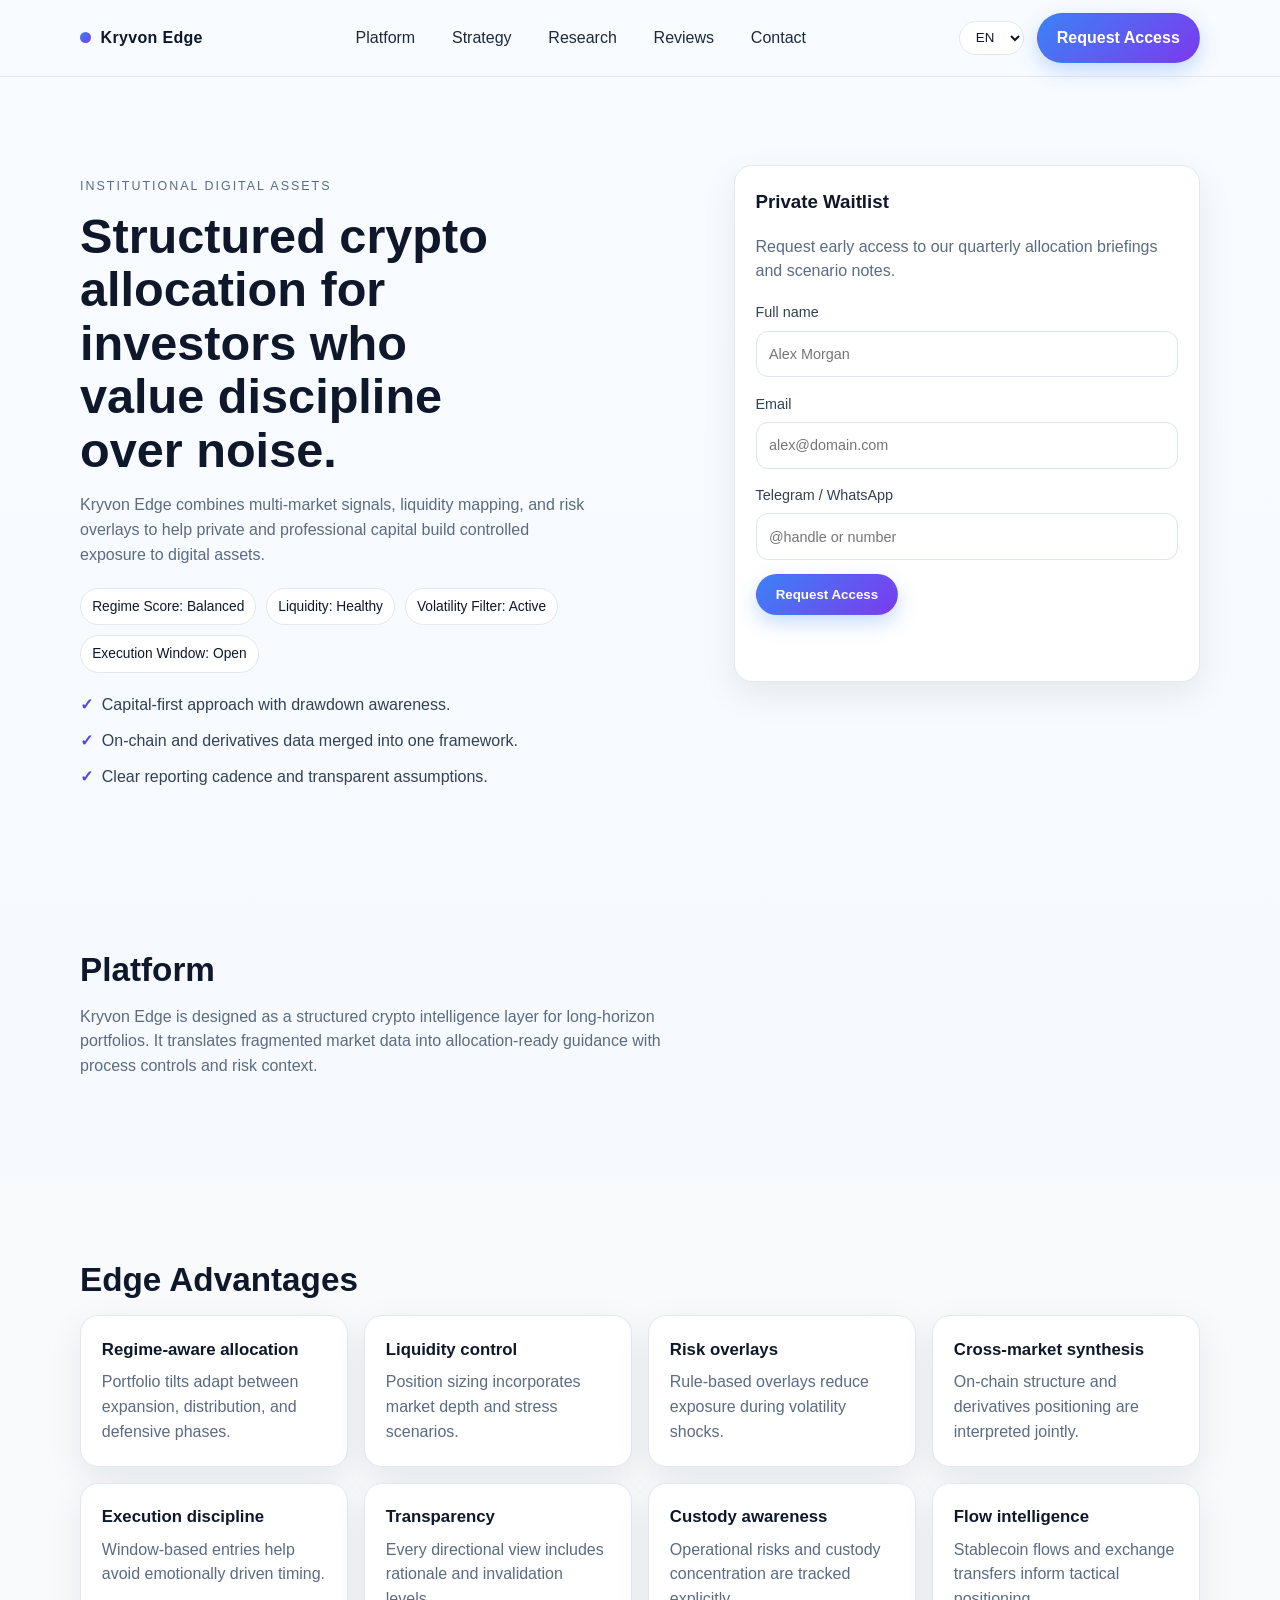
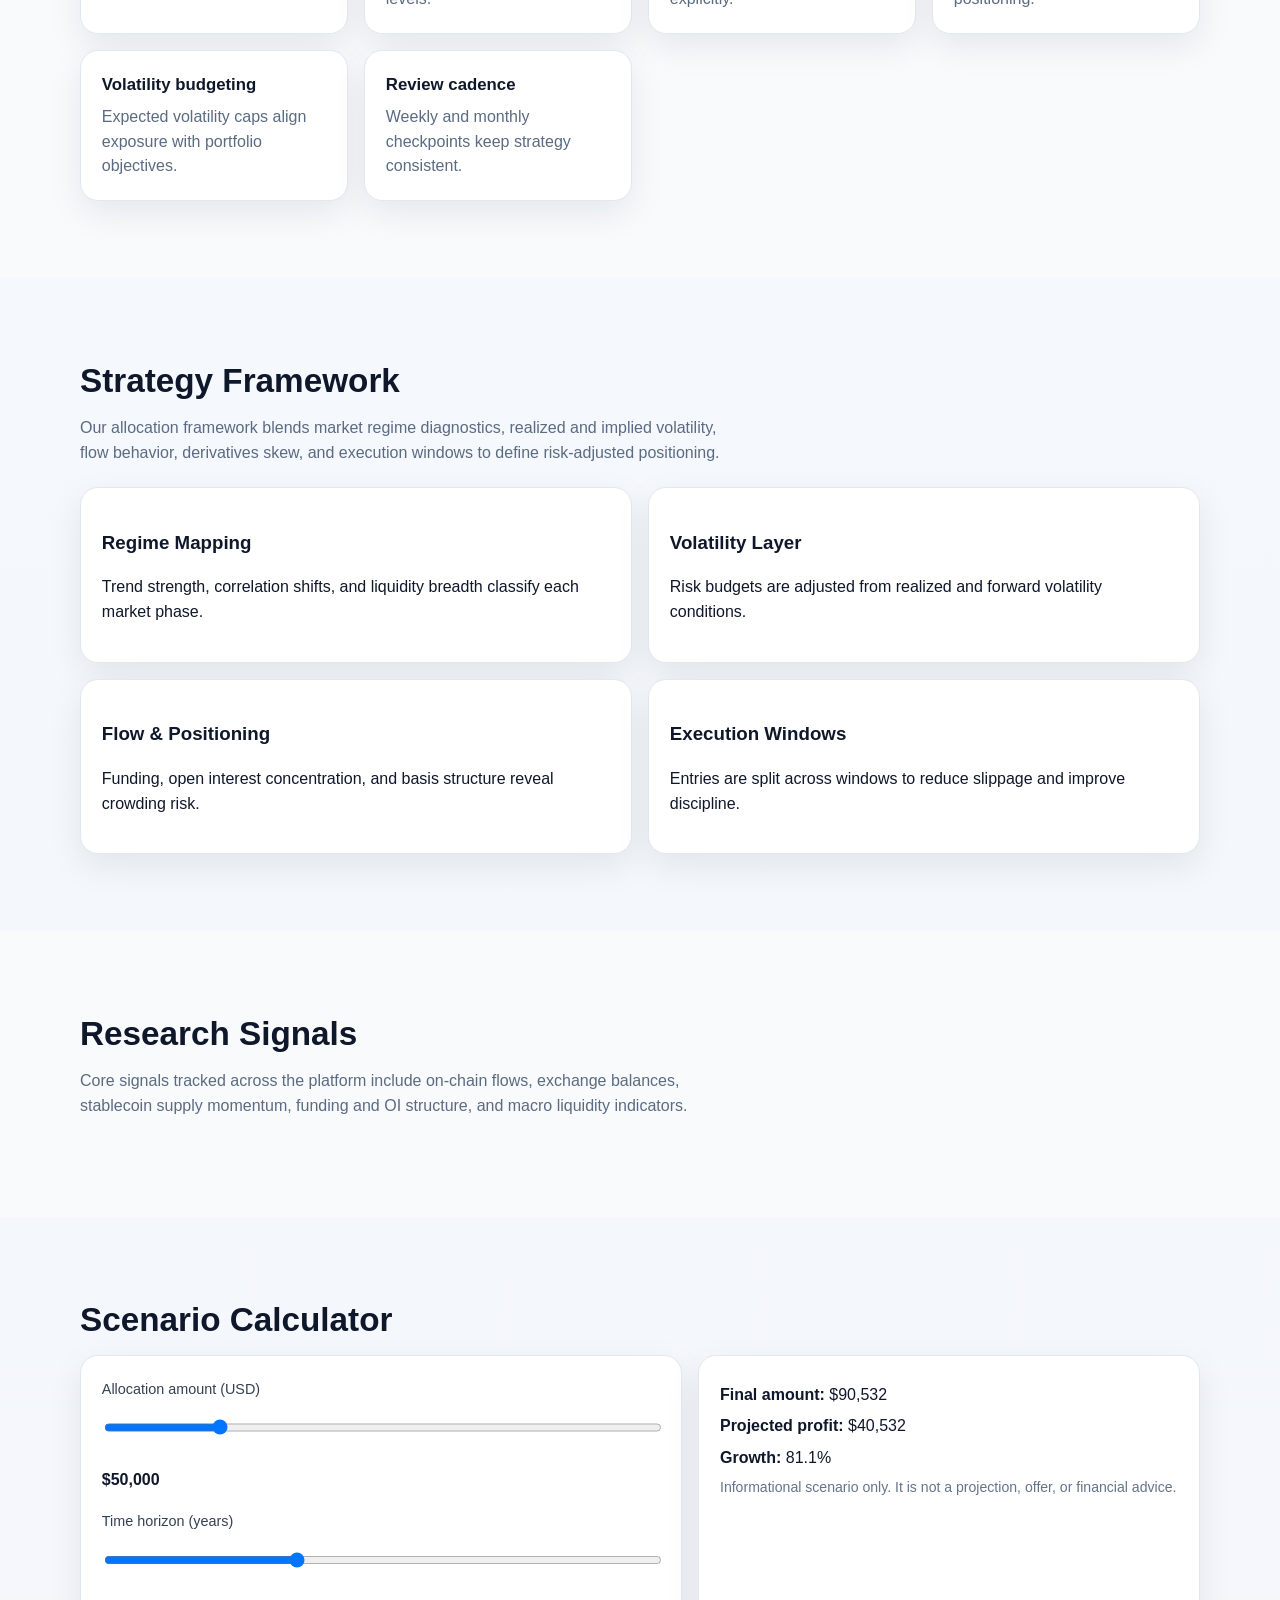
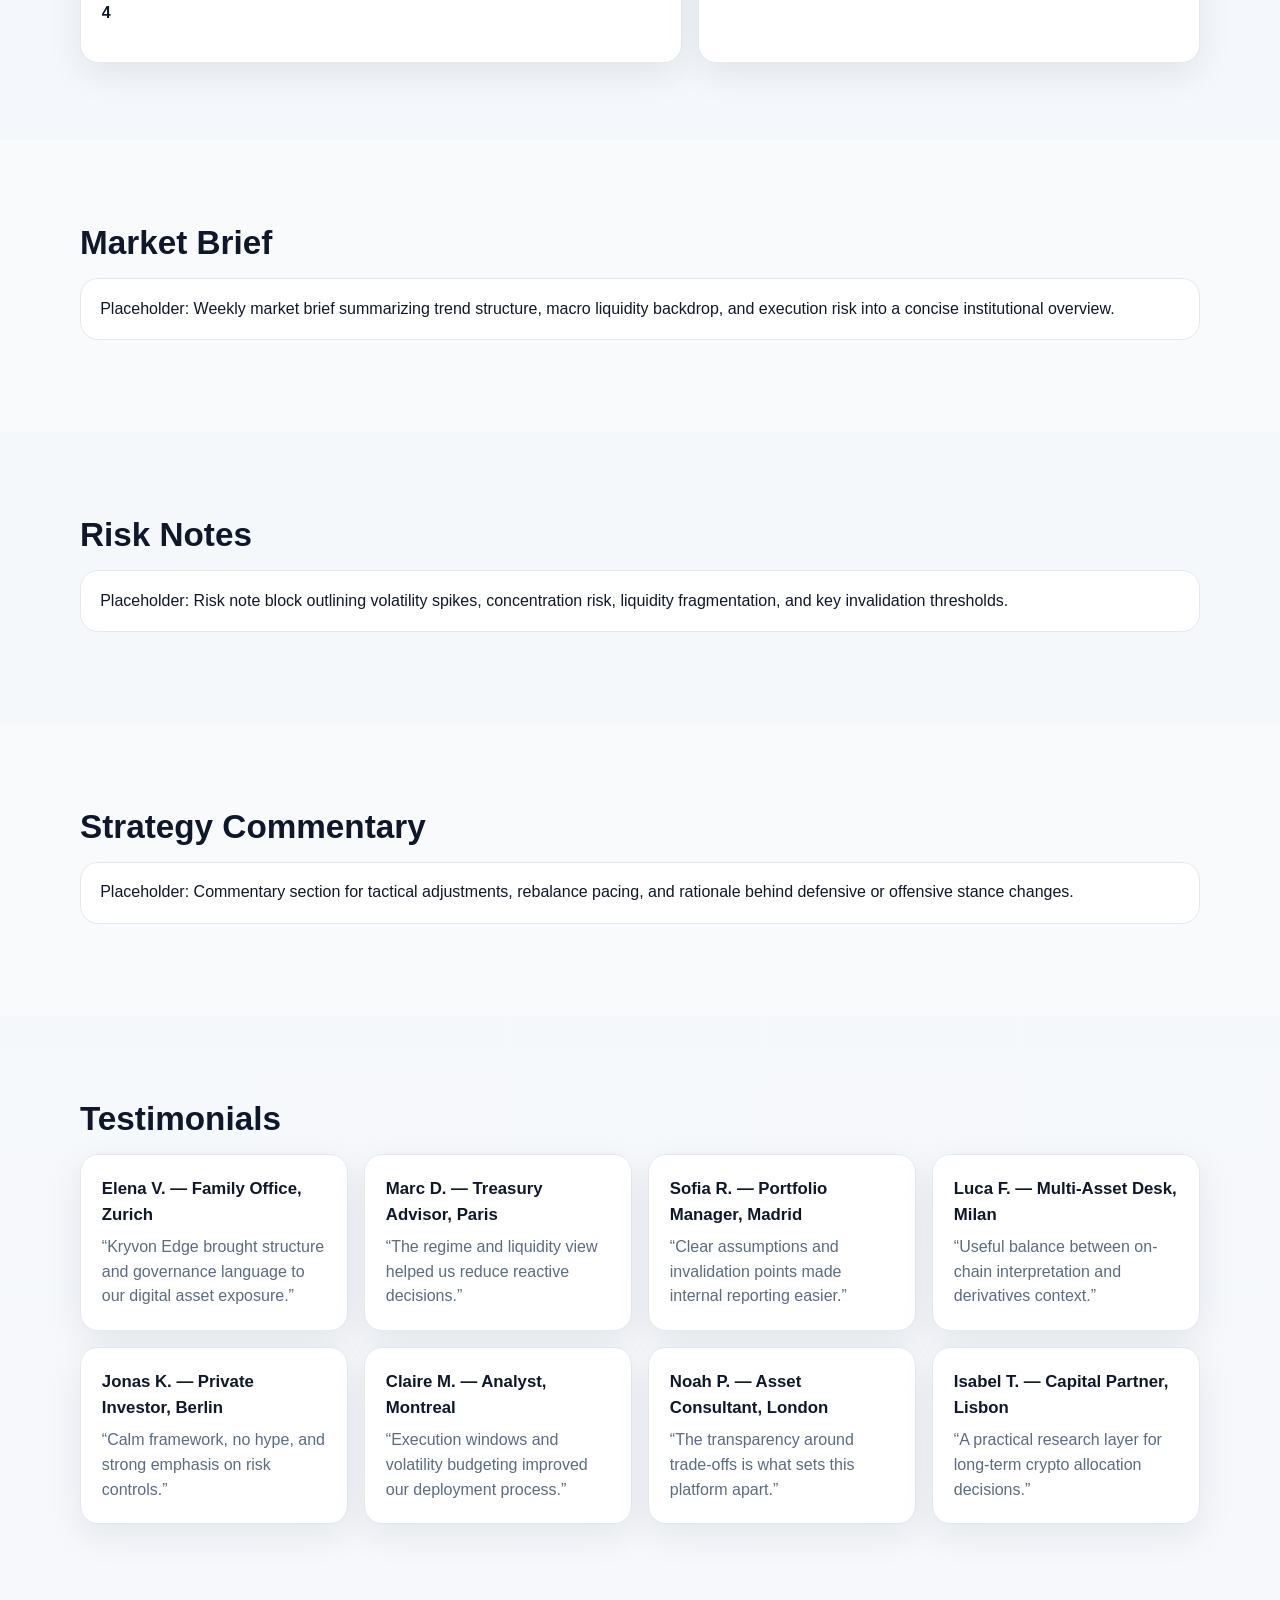
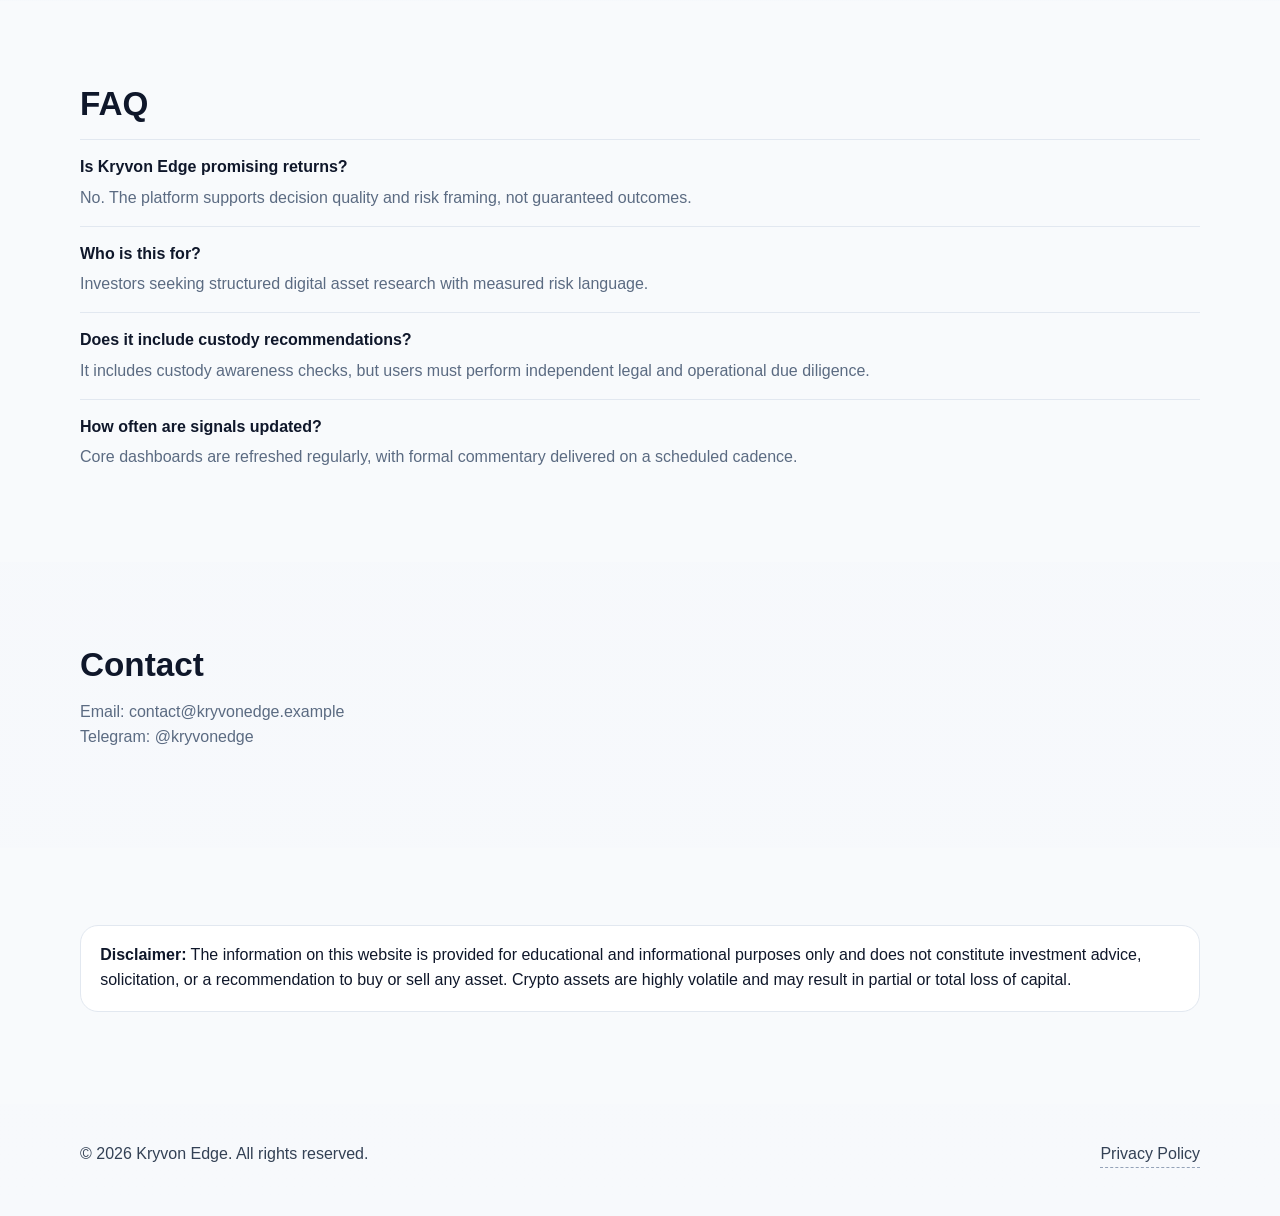
<file: index.html>
<!doctype html>
<html lang="en">
<head>
  <meta charset="UTF-8">
  <meta name="viewport" content="width=device-width, initial-scale=1.0">
  <meta name="description" content="Kryvon Edge is a structured crypto intelligence platform focused on risk-aware digital asset allocation.">
  <title>Kryvon Edge — Structured Crypto Intelligence</title>
  <link rel="icon" type="image/svg+xml" href="./assets/favicon.svg">
  <link rel="stylesheet" href="./assets/styles.css">
  <script defer src="./assets/main.js"></script>
</head>
<body>
  <header class="topbar">
    <div class="container nav">
      <a class="brand" href="#"><span class="brand-dot"></span>Kryvon Edge</a>
      <nav class="nav-links">
        <a href="#platform">Platform</a><a href="#strategy">Strategy</a><a href="#research">Research</a><a href="#reviews">Reviews</a><a href="#contact">Contact</a>
      </nav>
      <div class="nav-side">
        <select class="lang-select" aria-label="Language selector" onchange="location.href=this.value">
          <option value="./index.html" selected>EN</option>
          <option value="./de/index.html">DE</option>
          <option value="./fr/index.html">FR</option>
          <option value="./es/index.html">ES</option>
          <option value="./it/index.html">IT</option>
        </select>
        <a class="btn primary" href="#contact">Request Access</a>
      </div>
    </div>
  </header>

  <main>
    <section class="hero">
      <div class="container hero-grid">
        <div>
          <p class="eyebrow">Institutional Digital Assets</p>
          <h1>Structured crypto allocation for investors who value discipline over noise.</h1>
          <p>Kryvon Edge combines multi-market signals, liquidity mapping, and risk overlays to help private and professional capital build controlled exposure to digital assets.</p>
          <div class="signal-strip">
            <span class="pill">Regime Score: Balanced</span><span class="pill">Liquidity: Healthy</span><span class="pill">Volatility Filter: Active</span><span class="pill">Execution Window: Open</span>
          </div>
          <ul class="feature-list">
            <li><span class="feature-icon">✓</span>Capital-first approach with drawdown awareness.</li>
            <li><span class="feature-icon">✓</span>On-chain and derivatives data merged into one framework.</li>
            <li><span class="feature-icon">✓</span>Clear reporting cadence and transparent assumptions.</li>
          </ul>
        </div>
        <aside class="card waitlist">
          <h3>Private Waitlist</h3>
          <p>Request early access to our quarterly allocation briefings and scenario notes.</p>
          <form data-waitlist-form data-disabled-message="Demo form — submission disabled">
            <label>Full name<input type="text" required placeholder="Alex Morgan"></label>
            <label>Email<input type="email" required placeholder="alex@domain.com"></label>
            <label>Telegram / WhatsApp<input type="text" required placeholder="@handle or number"></label>
            <button class="btn primary" type="submit">Request Access</button>
            <p class="form-note" data-form-note></p>
          </form>
        </aside>
      </div>
    </section>

    <section class="section" id="platform">
      <div class="container">
        <h2>Platform</h2>
        <p class="lead">Kryvon Edge is designed as a structured crypto intelligence layer for long-horizon portfolios. It translates fragmented market data into allocation-ready guidance with process controls and risk context.</p>
      </div>
    </section>

    <section class="section alt">
      <div class="container">
        <h2>Edge Advantages</h2>
        <div class="grid-4">
          <article class="card benefit"><h3>Regime-aware allocation</h3><p>Portfolio tilts adapt between expansion, distribution, and defensive phases.</p></article>
          <article class="card benefit"><h3>Liquidity control</h3><p>Position sizing incorporates market depth and stress scenarios.</p></article>
          <article class="card benefit"><h3>Risk overlays</h3><p>Rule-based overlays reduce exposure during volatility shocks.</p></article>
          <article class="card benefit"><h3>Cross-market synthesis</h3><p>On-chain structure and derivatives positioning are interpreted jointly.</p></article>
          <article class="card benefit"><h3>Execution discipline</h3><p>Window-based entries help avoid emotionally driven timing.</p></article>
          <article class="card benefit"><h3>Transparency</h3><p>Every directional view includes rationale and invalidation levels.</p></article>
          <article class="card benefit"><h3>Custody awareness</h3><p>Operational risks and custody concentration are tracked explicitly.</p></article>
          <article class="card benefit"><h3>Flow intelligence</h3><p>Stablecoin flows and exchange transfers inform tactical positioning.</p></article>
          <article class="card benefit"><h3>Volatility budgeting</h3><p>Expected volatility caps align exposure with portfolio objectives.</p></article>
          <article class="card benefit"><h3>Review cadence</h3><p>Weekly and monthly checkpoints keep strategy consistent.</p></article>
        </div>
      </div>
    </section>

    <section class="section" id="strategy">
      <div class="container">
        <h2>Strategy Framework</h2>
        <p class="lead">Our allocation framework blends market regime diagnostics, realized and implied volatility, flow behavior, derivatives skew, and execution windows to define risk-adjusted positioning.</p>
        <div class="strategy-points">
          <article class="card"><h3>Regime Mapping</h3><p>Trend strength, correlation shifts, and liquidity breadth classify each market phase.</p></article>
          <article class="card"><h3>Volatility Layer</h3><p>Risk budgets are adjusted from realized and forward volatility conditions.</p></article>
          <article class="card"><h3>Flow & Positioning</h3><p>Funding, open interest concentration, and basis structure reveal crowding risk.</p></article>
          <article class="card"><h3>Execution Windows</h3><p>Entries are split across windows to reduce slippage and improve discipline.</p></article>
        </div>
      </div>
    </section>

    <section class="section alt" id="research">
      <div class="container">
        <h2>Research Signals</h2>
        <p class="lead">Core signals tracked across the platform include on-chain flows, exchange balances, stablecoin supply momentum, funding and OI structure, and macro liquidity indicators.</p>
      </div>
    </section>

    <section class="section">
      <div class="container">
        <h2>Scenario Calculator</h2>
        <div class="calculator">
          <div class="card">
            <div class="range-wrap">
              <label for="amount">Allocation amount (USD)</label>
              <input id="amount" type="range" min="5000" max="250000" step="1000" value="50000" data-amount>
              <output data-amount-output></output>
            </div>
            <div class="range-wrap">
              <label for="years">Time horizon (years)</label>
              <input id="years" type="range" min="1" max="10" value="4" data-years>
              <output data-years-output></output>
            </div>
          </div>
          <div class="card calc-results">
            <p><strong>Final amount:</strong> <span data-final></span></p>
            <p><strong>Projected profit:</strong> <span data-profit></span></p>
            <p><strong>Growth:</strong> <span data-growth></span></p>
            <p class="disclaimer">Informational scenario only. It is not a projection, offer, or financial advice.</p>
          </div>
        </div>
      </div>
    </section>

    <section class="section alt"><div class="container"><h2>Market Brief</h2><div class="text-block">Placeholder: Weekly market brief summarizing trend structure, macro liquidity backdrop, and execution risk into a concise institutional overview.</div></div></section>
    <section class="section"><div class="container"><h2>Risk Notes</h2><div class="text-block">Placeholder: Risk note block outlining volatility spikes, concentration risk, liquidity fragmentation, and key invalidation thresholds.</div></div></section>
    <section class="section alt"><div class="container"><h2>Strategy Commentary</h2><div class="text-block">Placeholder: Commentary section for tactical adjustments, rebalance pacing, and rationale behind defensive or offensive stance changes.</div></div></section>

    <section class="section" id="reviews">
      <div class="container">
        <h2>Testimonials</h2>
        <div class="grid-4">
          <article class="card review"><h3>Elena V. — Family Office, Zurich</h3><p>“Kryvon Edge brought structure and governance language to our digital asset exposure.”</p></article>
          <article class="card review"><h3>Marc D. — Treasury Advisor, Paris</h3><p>“The regime and liquidity view helped us reduce reactive decisions.”</p></article>
          <article class="card review"><h3>Sofia R. — Portfolio Manager, Madrid</h3><p>“Clear assumptions and invalidation points made internal reporting easier.”</p></article>
          <article class="card review"><h3>Luca F. — Multi-Asset Desk, Milan</h3><p>“Useful balance between on-chain interpretation and derivatives context.”</p></article>
          <article class="card review"><h3>Jonas K. — Private Investor, Berlin</h3><p>“Calm framework, no hype, and strong emphasis on risk controls.”</p></article>
          <article class="card review"><h3>Claire M. — Analyst, Montreal</h3><p>“Execution windows and volatility budgeting improved our deployment process.”</p></article>
          <article class="card review"><h3>Noah P. — Asset Consultant, London</h3><p>“The transparency around trade-offs is what sets this platform apart.”</p></article>
          <article class="card review"><h3>Isabel T. — Capital Partner, Lisbon</h3><p>“A practical research layer for long-term crypto allocation decisions.”</p></article>
        </div>
      </div>
    </section>

    <section class="section alt">
      <div class="container">
        <h2>FAQ</h2>
        <div class="faq-item"><h3>Is Kryvon Edge promising returns?</h3><p>No. The platform supports decision quality and risk framing, not guaranteed outcomes.</p></div>
        <div class="faq-item"><h3>Who is this for?</h3><p>Investors seeking structured digital asset research with measured risk language.</p></div>
        <div class="faq-item"><h3>Does it include custody recommendations?</h3><p>It includes custody awareness checks, but users must perform independent legal and operational due diligence.</p></div>
        <div class="faq-item"><h3>How often are signals updated?</h3><p>Core dashboards are refreshed regularly, with formal commentary delivered on a scheduled cadence.</p></div>
      </div>
    </section>

    <section class="section" id="contact">
      <div class="container">
        <h2>Contact</h2>
        <p class="lead">Email: contact@kryvonedge.example<br>Telegram: @kryvonedge</p>
      </div>
    </section>

    <section class="section alt">
      <div class="container text-block">
        <strong>Disclaimer:</strong> The information on this website is provided for educational and informational purposes only and does not constitute investment advice, solicitation, or a recommendation to buy or sell any asset. Crypto assets are highly volatile and may result in partial or total loss of capital.
      </div>
    </section>
  </main>

  <footer>
    <div class="container footer-row">
      <span>© 2026 Kryvon Edge. All rights reserved.</span>
      <a href="#" class="footer-link" data-open-policy>Privacy Policy</a>
    </div>
  </footer>

  <div class="modal" data-policy-modal>
    <div class="modal-box">
      <button class="modal-close" data-close-policy>Close</button>
      <h2>Privacy Policy</h2>
      <p>Kryvon Edge collects minimal contact information submitted through the waitlist demo interface. Data is processed for communication purposes only, stored securely, and never sold to third parties. Users may request access, correction, or deletion by contacting our support address. By using this website, you acknowledge that analytical content is informational and that you remain responsible for independent investment decisions.</p>
    </div>
  </div>
</body>
</html>
</file>
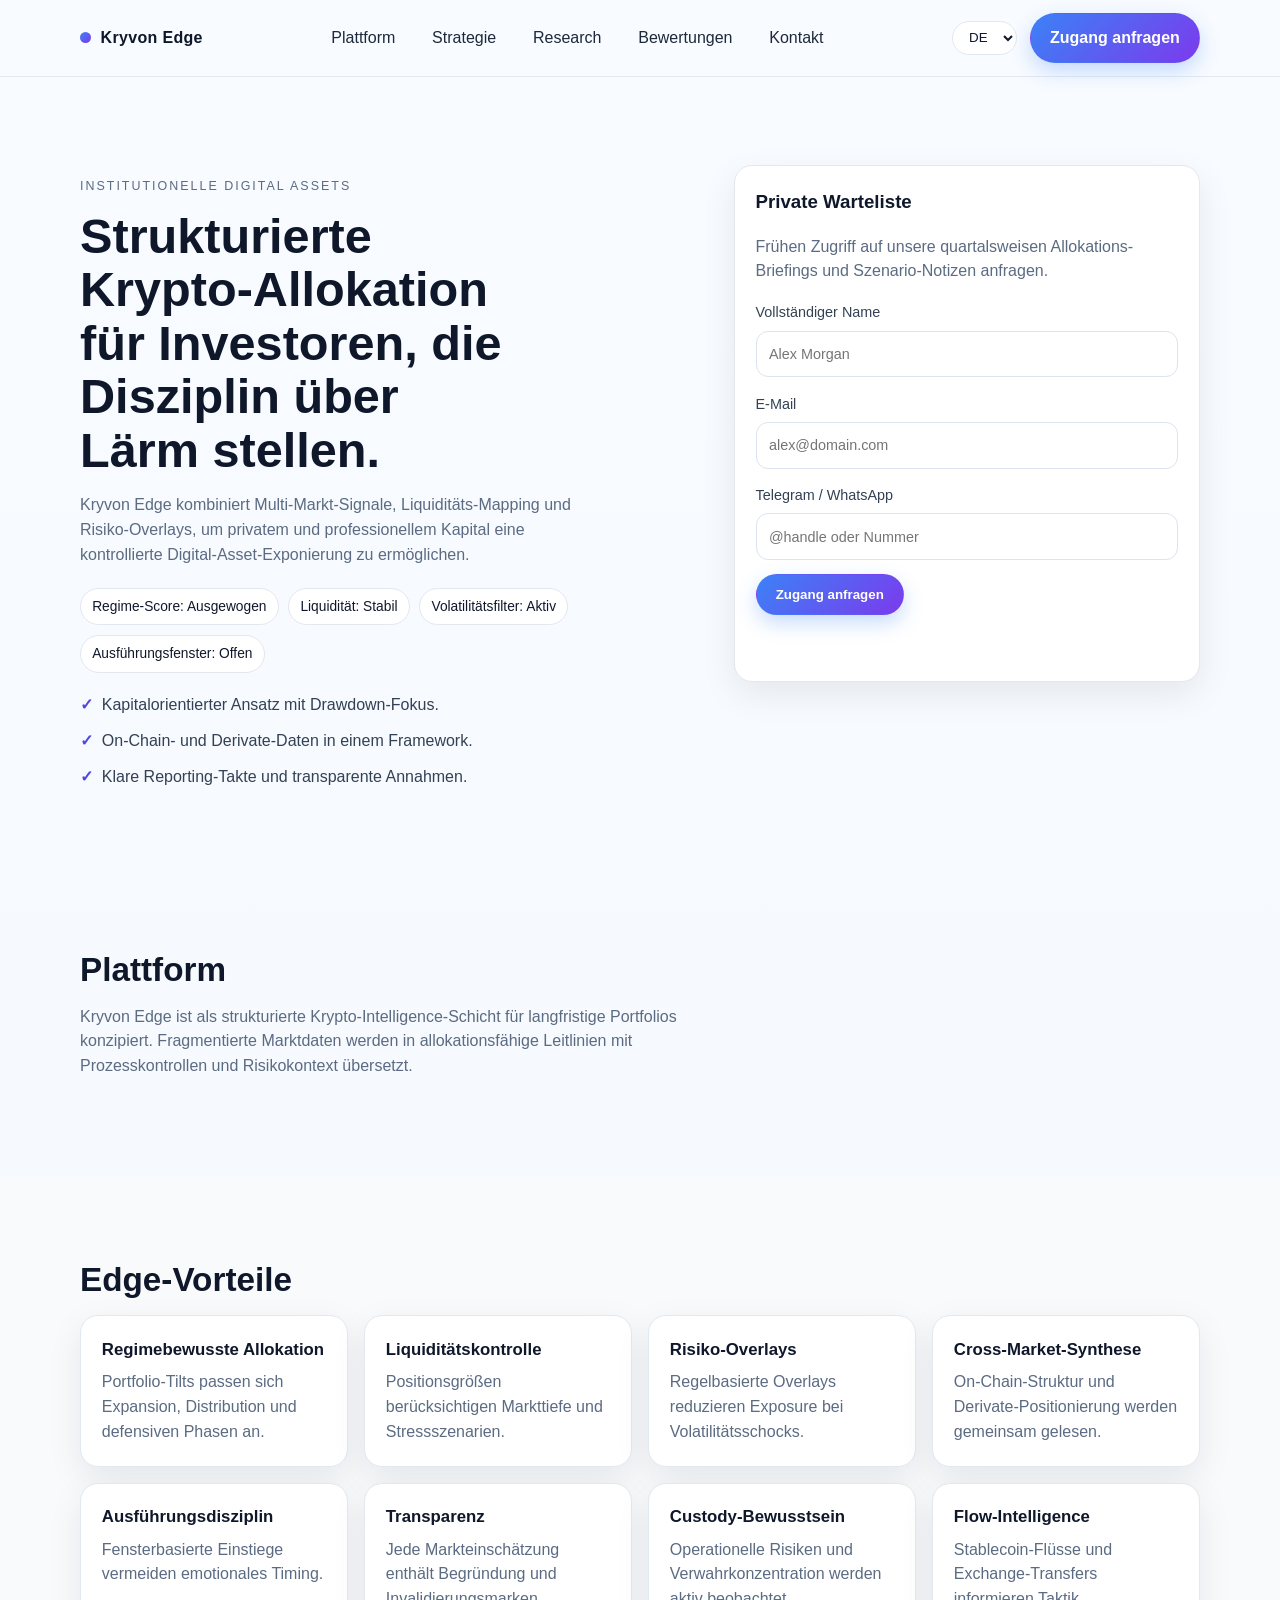
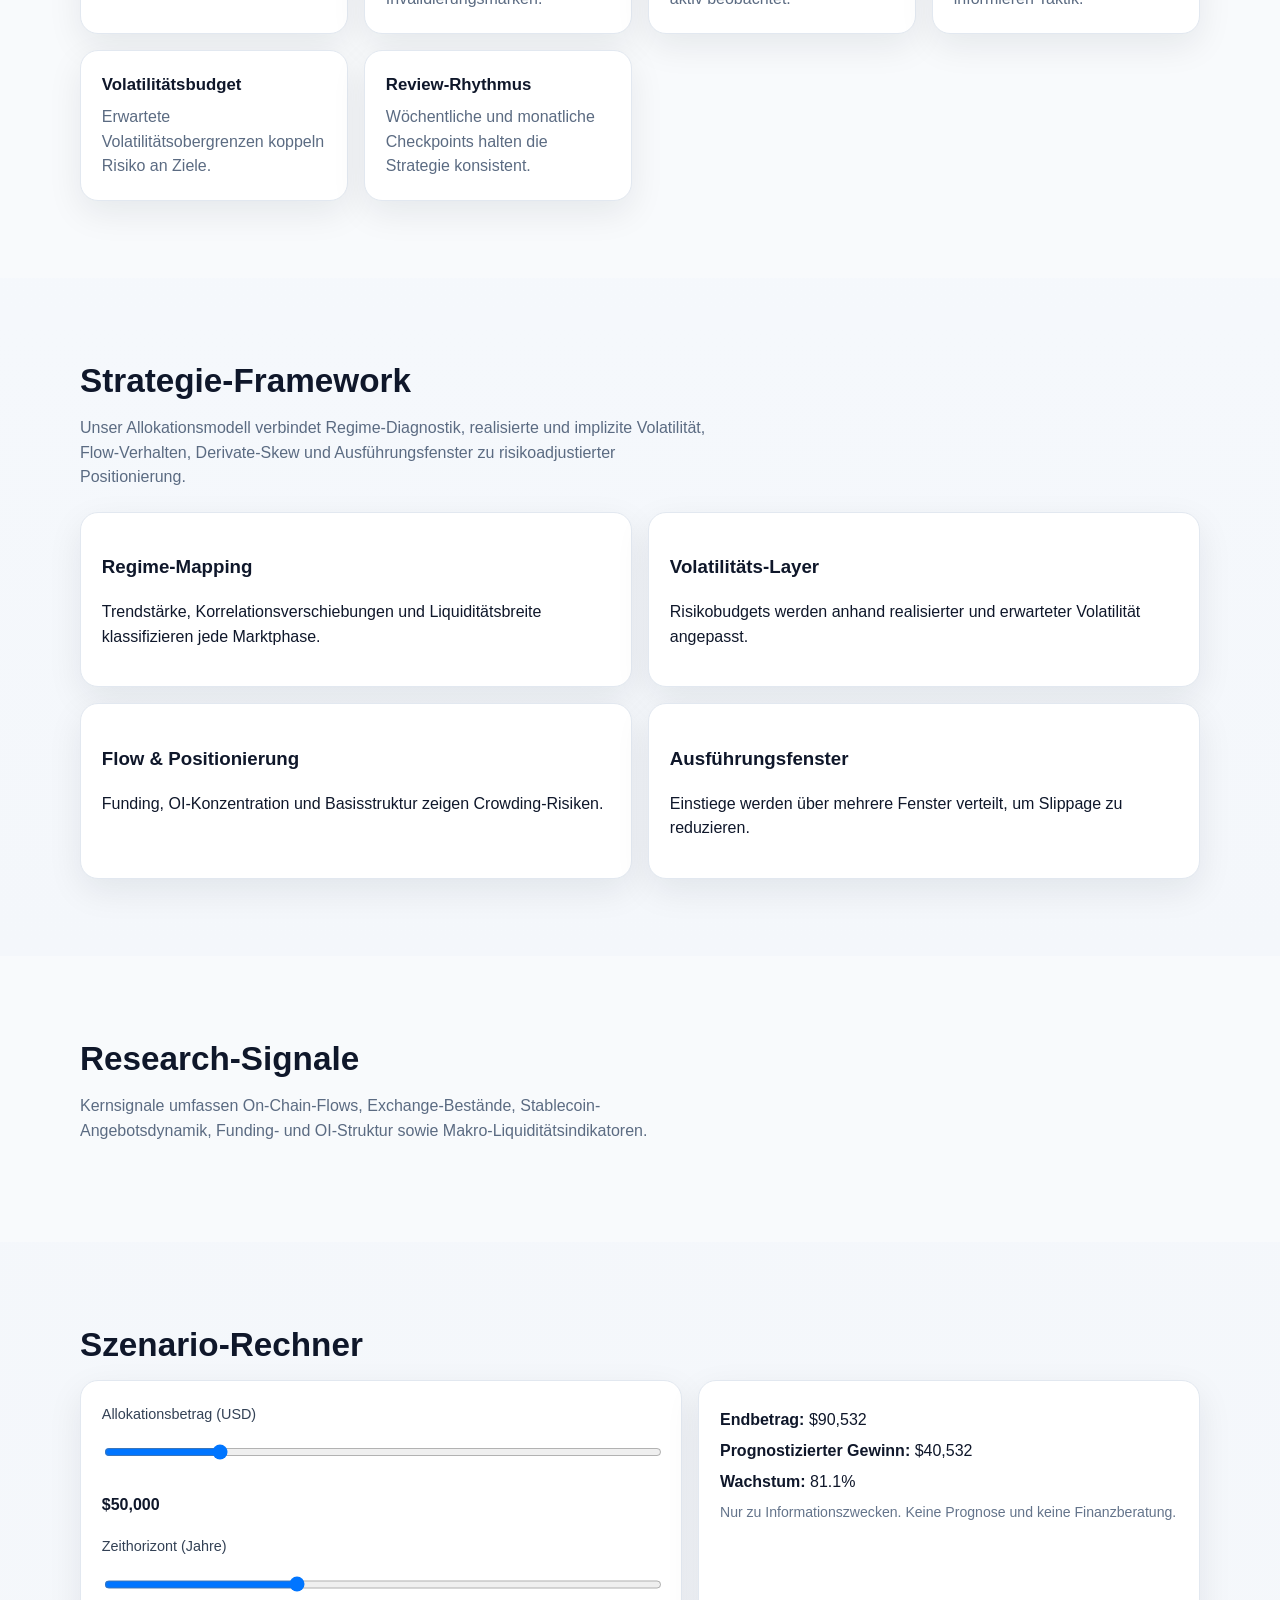
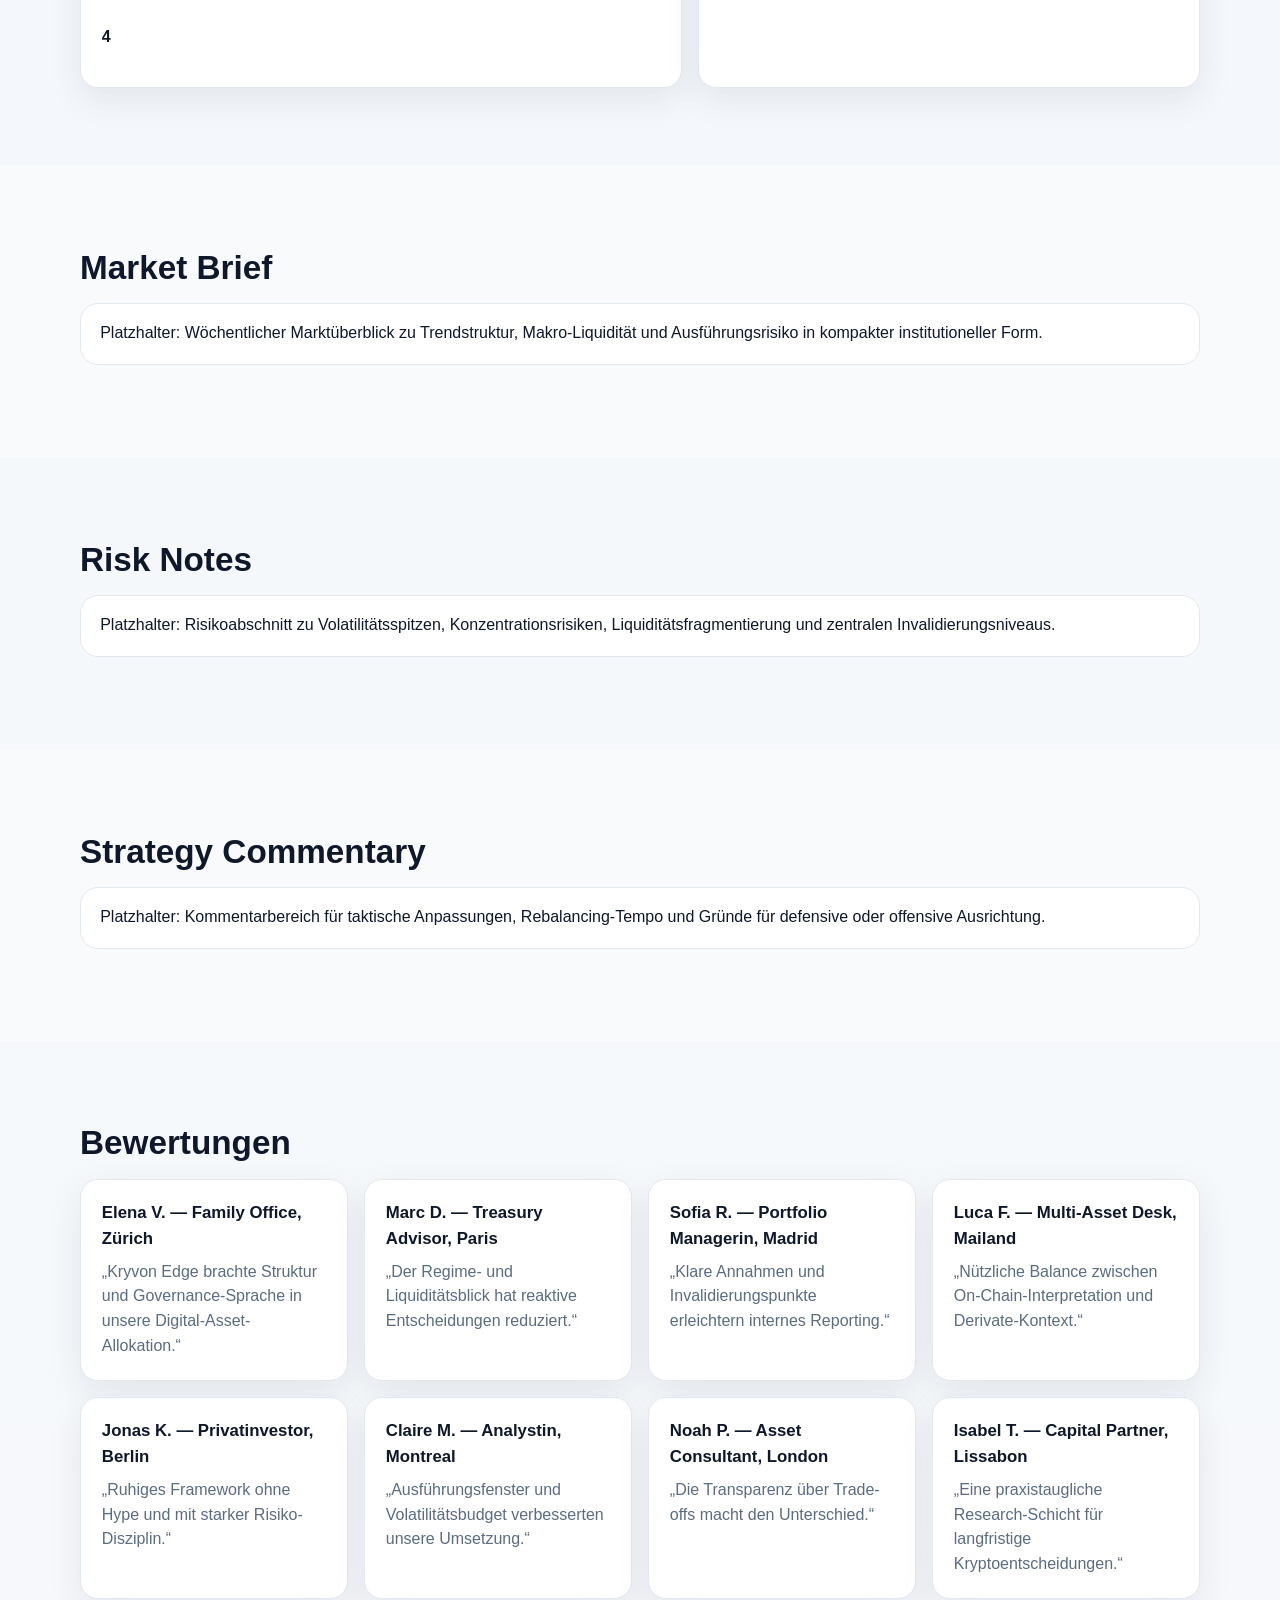
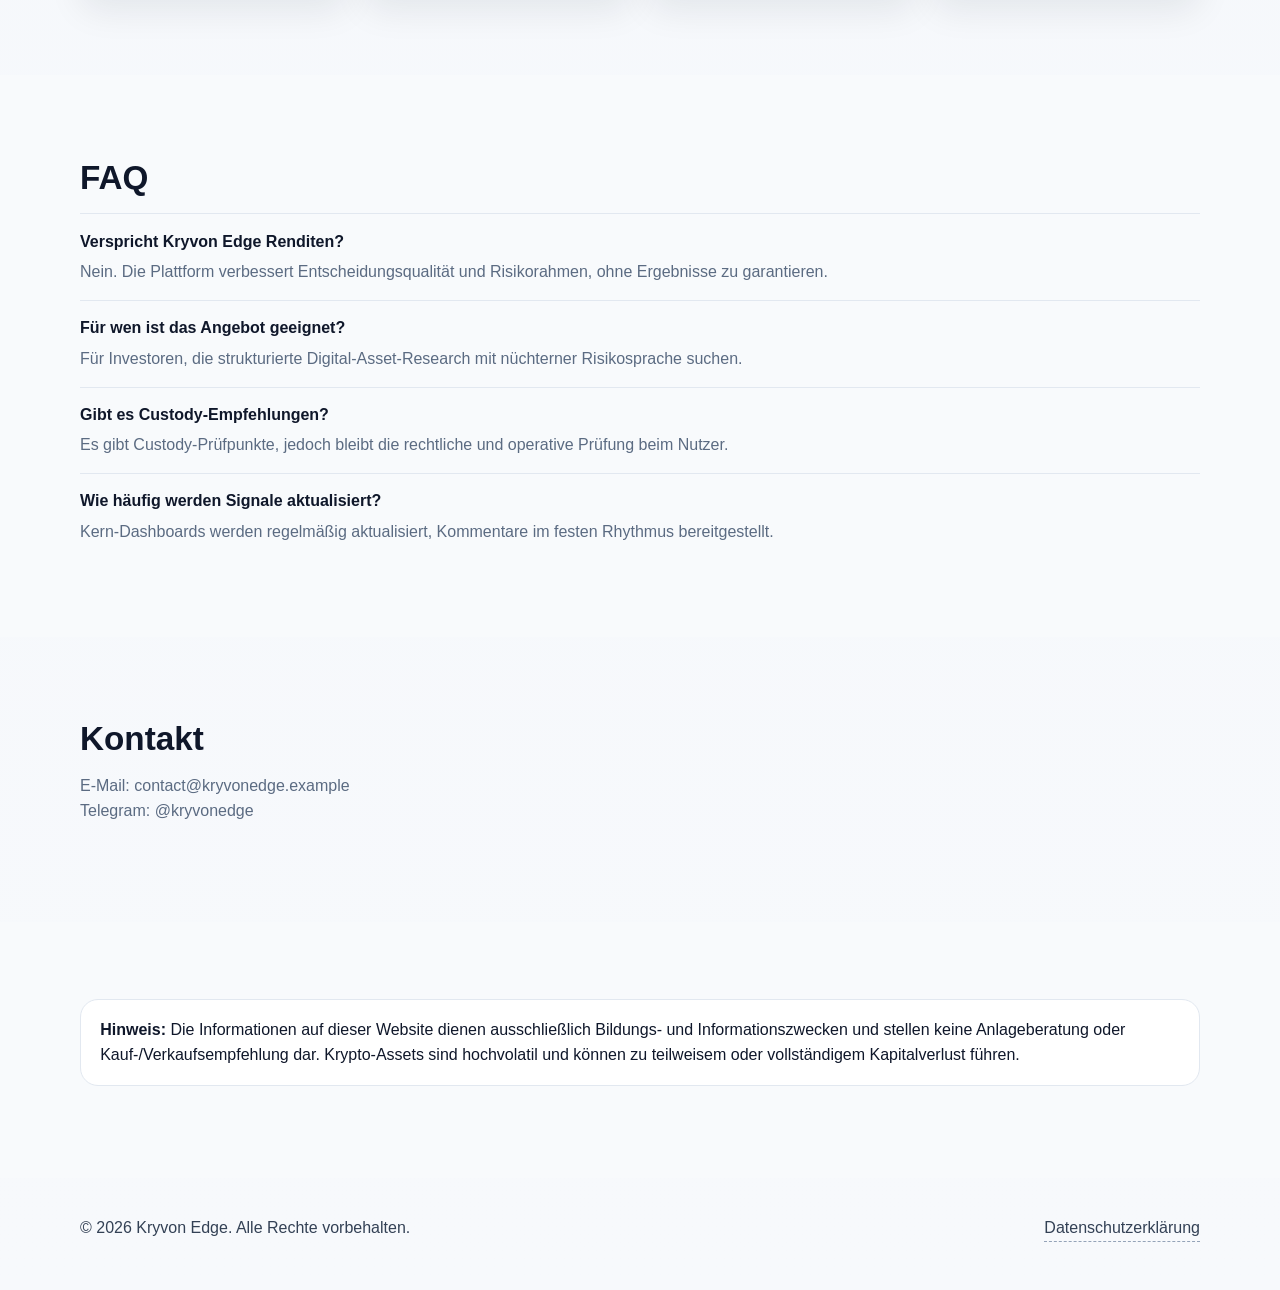
<file: de/index.html>
<!doctype html>
<html lang="de">
<head>
  <meta charset="UTF-8"><meta name="viewport" content="width=device-width, initial-scale=1.0">
  <meta name="description" content="Kryvon Edge ist eine strukturierte Krypto-Intelligence-Plattform für risikobewusste Allokation.">
  <title>Kryvon Edge — Strukturierte Krypto-Intelligence</title>
  <link rel="icon" type="image/svg+xml" href="../assets/favicon.svg">
  <link rel="stylesheet" href="../assets/styles.css">
  <script defer src="../assets/main.js"></script>
</head>
<body>
<header class="topbar"><div class="container nav"><a class="brand" href="#"><span class="brand-dot"></span>Kryvon Edge</a><nav class="nav-links"><a href="#platform">Plattform</a><a href="#strategy">Strategie</a><a href="#research">Research</a><a href="#reviews">Bewertungen</a><a href="#contact">Kontakt</a></nav><div class="nav-side"><select class="lang-select" onchange="location.href=this.value"><option value="../index.html">EN</option><option value="../de/index.html" selected>DE</option><option value="../fr/index.html">FR</option><option value="../es/index.html">ES</option><option value="../it/index.html">IT</option></select><a class="btn primary" href="#contact">Zugang anfragen</a></div></div></header>
<main>
<section class="hero"><div class="container hero-grid"><div><p class="eyebrow">Institutionelle Digital Assets</p><h1>Strukturierte Krypto-Allokation für Investoren, die Disziplin über Lärm stellen.</h1><p>Kryvon Edge kombiniert Multi-Markt-Signale, Liquiditäts-Mapping und Risiko-Overlays, um privatem und professionellem Kapital eine kontrollierte Digital-Asset-Exponierung zu ermöglichen.</p><div class="signal-strip"><span class="pill">Regime-Score: Ausgewogen</span><span class="pill">Liquidität: Stabil</span><span class="pill">Volatilitätsfilter: Aktiv</span><span class="pill">Ausführungsfenster: Offen</span></div><ul class="feature-list"><li><span class="feature-icon">✓</span>Kapitalorientierter Ansatz mit Drawdown-Fokus.</li><li><span class="feature-icon">✓</span>On-Chain- und Derivate-Daten in einem Framework.</li><li><span class="feature-icon">✓</span>Klare Reporting-Takte und transparente Annahmen.</li></ul></div><aside class="card waitlist"><h3>Private Warteliste</h3><p>Frühen Zugriff auf unsere quartalsweisen Allokations-Briefings und Szenario-Notizen anfragen.</p><form data-waitlist-form data-disabled-message="Demo-Formular — Übermittlung deaktiviert"><label>Vollständiger Name<input type="text" required placeholder="Alex Morgan"></label><label>E-Mail<input type="email" required placeholder="alex@domain.com"></label><label>Telegram / WhatsApp<input type="text" required placeholder="@handle oder Nummer"></label><button class="btn primary" type="submit">Zugang anfragen</button><p class="form-note" data-form-note></p></form></aside></div></section>
<section class="section" id="platform"><div class="container"><h2>Plattform</h2><p class="lead">Kryvon Edge ist als strukturierte Krypto-Intelligence-Schicht für langfristige Portfolios konzipiert. Fragmentierte Marktdaten werden in allokationsfähige Leitlinien mit Prozesskontrollen und Risikokontext übersetzt.</p></div></section>
<section class="section alt"><div class="container"><h2>Edge-Vorteile</h2><div class="grid-4"><article class="card benefit"><h3>Regimebewusste Allokation</h3><p>Portfolio-Tilts passen sich Expansion, Distribution und defensiven Phasen an.</p></article><article class="card benefit"><h3>Liquiditätskontrolle</h3><p>Positionsgrößen berücksichtigen Markttiefe und Stressszenarien.</p></article><article class="card benefit"><h3>Risiko-Overlays</h3><p>Regelbasierte Overlays reduzieren Exposure bei Volatilitätsschocks.</p></article><article class="card benefit"><h3>Cross-Market-Synthese</h3><p>On-Chain-Struktur und Derivate-Positionierung werden gemeinsam gelesen.</p></article><article class="card benefit"><h3>Ausführungsdisziplin</h3><p>Fensterbasierte Einstiege vermeiden emotionales Timing.</p></article><article class="card benefit"><h3>Transparenz</h3><p>Jede Markteinschätzung enthält Begründung und Invalidierungsmarken.</p></article><article class="card benefit"><h3>Custody-Bewusstsein</h3><p>Operationelle Risiken und Verwahrkonzentration werden aktiv beobachtet.</p></article><article class="card benefit"><h3>Flow-Intelligence</h3><p>Stablecoin-Flüsse und Exchange-Transfers informieren Taktik.</p></article><article class="card benefit"><h3>Volatilitätsbudget</h3><p>Erwartete Volatilitätsobergrenzen koppeln Risiko an Ziele.</p></article><article class="card benefit"><h3>Review-Rhythmus</h3><p>Wöchentliche und monatliche Checkpoints halten die Strategie konsistent.</p></article></div></div></section>
<section class="section" id="strategy"><div class="container"><h2>Strategie-Framework</h2><p class="lead">Unser Allokationsmodell verbindet Regime-Diagnostik, realisierte und implizite Volatilität, Flow-Verhalten, Derivate-Skew und Ausführungsfenster zu risikoadjustierter Positionierung.</p><div class="strategy-points"><article class="card"><h3>Regime-Mapping</h3><p>Trendstärke, Korrelationsverschiebungen und Liquiditätsbreite klassifizieren jede Marktphase.</p></article><article class="card"><h3>Volatilitäts-Layer</h3><p>Risikobudgets werden anhand realisierter und erwarteter Volatilität angepasst.</p></article><article class="card"><h3>Flow & Positionierung</h3><p>Funding, OI-Konzentration und Basisstruktur zeigen Crowding-Risiken.</p></article><article class="card"><h3>Ausführungsfenster</h3><p>Einstiege werden über mehrere Fenster verteilt, um Slippage zu reduzieren.</p></article></div></div></section>
<section class="section alt" id="research"><div class="container"><h2>Research-Signale</h2><p class="lead">Kernsignale umfassen On-Chain-Flows, Exchange-Bestände, Stablecoin-Angebotsdynamik, Funding- und OI-Struktur sowie Makro-Liquiditätsindikatoren.</p></div></section>
<section class="section"><div class="container"><h2>Szenario-Rechner</h2><div class="calculator"><div class="card"><div class="range-wrap"><label for="amount">Allokationsbetrag (USD)</label><input id="amount" type="range" min="5000" max="250000" step="1000" value="50000" data-amount><output data-amount-output></output></div><div class="range-wrap"><label for="years">Zeithorizont (Jahre)</label><input id="years" type="range" min="1" max="10" value="4" data-years><output data-years-output></output></div></div><div class="card calc-results"><p><strong>Endbetrag:</strong> <span data-final></span></p><p><strong>Prognostizierter Gewinn:</strong> <span data-profit></span></p><p><strong>Wachstum:</strong> <span data-growth></span></p><p class="disclaimer">Nur zu Informationszwecken. Keine Prognose und keine Finanzberatung.</p></div></div></div></section>
<section class="section alt"><div class="container"><h2>Market Brief</h2><div class="text-block">Platzhalter: Wöchentlicher Marktüberblick zu Trendstruktur, Makro-Liquidität und Ausführungsrisiko in kompakter institutioneller Form.</div></div></section>
<section class="section"><div class="container"><h2>Risk Notes</h2><div class="text-block">Platzhalter: Risikoabschnitt zu Volatilitätsspitzen, Konzentrationsrisiken, Liquiditätsfragmentierung und zentralen Invalidierungsniveaus.</div></div></section>
<section class="section alt"><div class="container"><h2>Strategy Commentary</h2><div class="text-block">Platzhalter: Kommentarbereich für taktische Anpassungen, Rebalancing-Tempo und Gründe für defensive oder offensive Ausrichtung.</div></div></section>
<section class="section" id="reviews"><div class="container"><h2>Bewertungen</h2><div class="grid-4"><article class="card review"><h3>Elena V. — Family Office, Zürich</h3><p>„Kryvon Edge brachte Struktur und Governance-Sprache in unsere Digital-Asset-Allokation.“</p></article><article class="card review"><h3>Marc D. — Treasury Advisor, Paris</h3><p>„Der Regime- und Liquiditätsblick hat reaktive Entscheidungen reduziert.“</p></article><article class="card review"><h3>Sofia R. — Portfolio Managerin, Madrid</h3><p>„Klare Annahmen und Invalidierungspunkte erleichtern internes Reporting.“</p></article><article class="card review"><h3>Luca F. — Multi-Asset Desk, Mailand</h3><p>„Nützliche Balance zwischen On-Chain-Interpretation und Derivate-Kontext.“</p></article><article class="card review"><h3>Jonas K. — Privatinvestor, Berlin</h3><p>„Ruhiges Framework ohne Hype und mit starker Risiko-Disziplin.“</p></article><article class="card review"><h3>Claire M. — Analystin, Montreal</h3><p>„Ausführungsfenster und Volatilitätsbudget verbesserten unsere Umsetzung.“</p></article><article class="card review"><h3>Noah P. — Asset Consultant, London</h3><p>„Die Transparenz über Trade-offs macht den Unterschied.“</p></article><article class="card review"><h3>Isabel T. — Capital Partner, Lissabon</h3><p>„Eine praxistaugliche Research-Schicht für langfristige Kryptoentscheidungen.“</p></article></div></div></section>
<section class="section alt"><div class="container"><h2>FAQ</h2><div class="faq-item"><h3>Verspricht Kryvon Edge Renditen?</h3><p>Nein. Die Plattform verbessert Entscheidungsqualität und Risikorahmen, ohne Ergebnisse zu garantieren.</p></div><div class="faq-item"><h3>Für wen ist das Angebot geeignet?</h3><p>Für Investoren, die strukturierte Digital-Asset-Research mit nüchterner Risikosprache suchen.</p></div><div class="faq-item"><h3>Gibt es Custody-Empfehlungen?</h3><p>Es gibt Custody-Prüfpunkte, jedoch bleibt die rechtliche und operative Prüfung beim Nutzer.</p></div><div class="faq-item"><h3>Wie häufig werden Signale aktualisiert?</h3><p>Kern-Dashboards werden regelmäßig aktualisiert, Kommentare im festen Rhythmus bereitgestellt.</p></div></div></section>
<section class="section" id="contact"><div class="container"><h2>Kontakt</h2><p class="lead">E-Mail: contact@kryvonedge.example<br>Telegram: @kryvonedge</p></div></section>
<section class="section alt"><div class="container text-block"><strong>Hinweis:</strong> Die Informationen auf dieser Website dienen ausschließlich Bildungs- und Informationszwecken und stellen keine Anlageberatung oder Kauf-/Verkaufsempfehlung dar. Krypto-Assets sind hochvolatil und können zu teilweisem oder vollständigem Kapitalverlust führen.</div></section>
</main>
<footer><div class="container footer-row"><span>© 2026 Kryvon Edge. Alle Rechte vorbehalten.</span><a href="#" class="footer-link" data-open-policy>Datenschutzerklärung</a></div></footer>
<div class="modal" data-policy-modal><div class="modal-box"><button class="modal-close" data-close-policy>Schließen</button><h2>Datenschutzerklärung</h2><p>Kryvon Edge verarbeitet nur minimale Kontaktdaten aus dem Wartelisten-Demoformular. Die Daten werden ausschließlich zur Kommunikation genutzt, sicher gespeichert und nicht an Dritte verkauft. Nutzer können Auskunft, Berichtigung oder Löschung über die Support-Adresse anfordern. Durch die Nutzung dieser Website bestätigen Sie, dass sämtliche Analysen rein informativ sind und eigene Anlageentscheidungen in Ihrer Verantwortung liegen.</p></div></div>
</body>
</html>
</file>
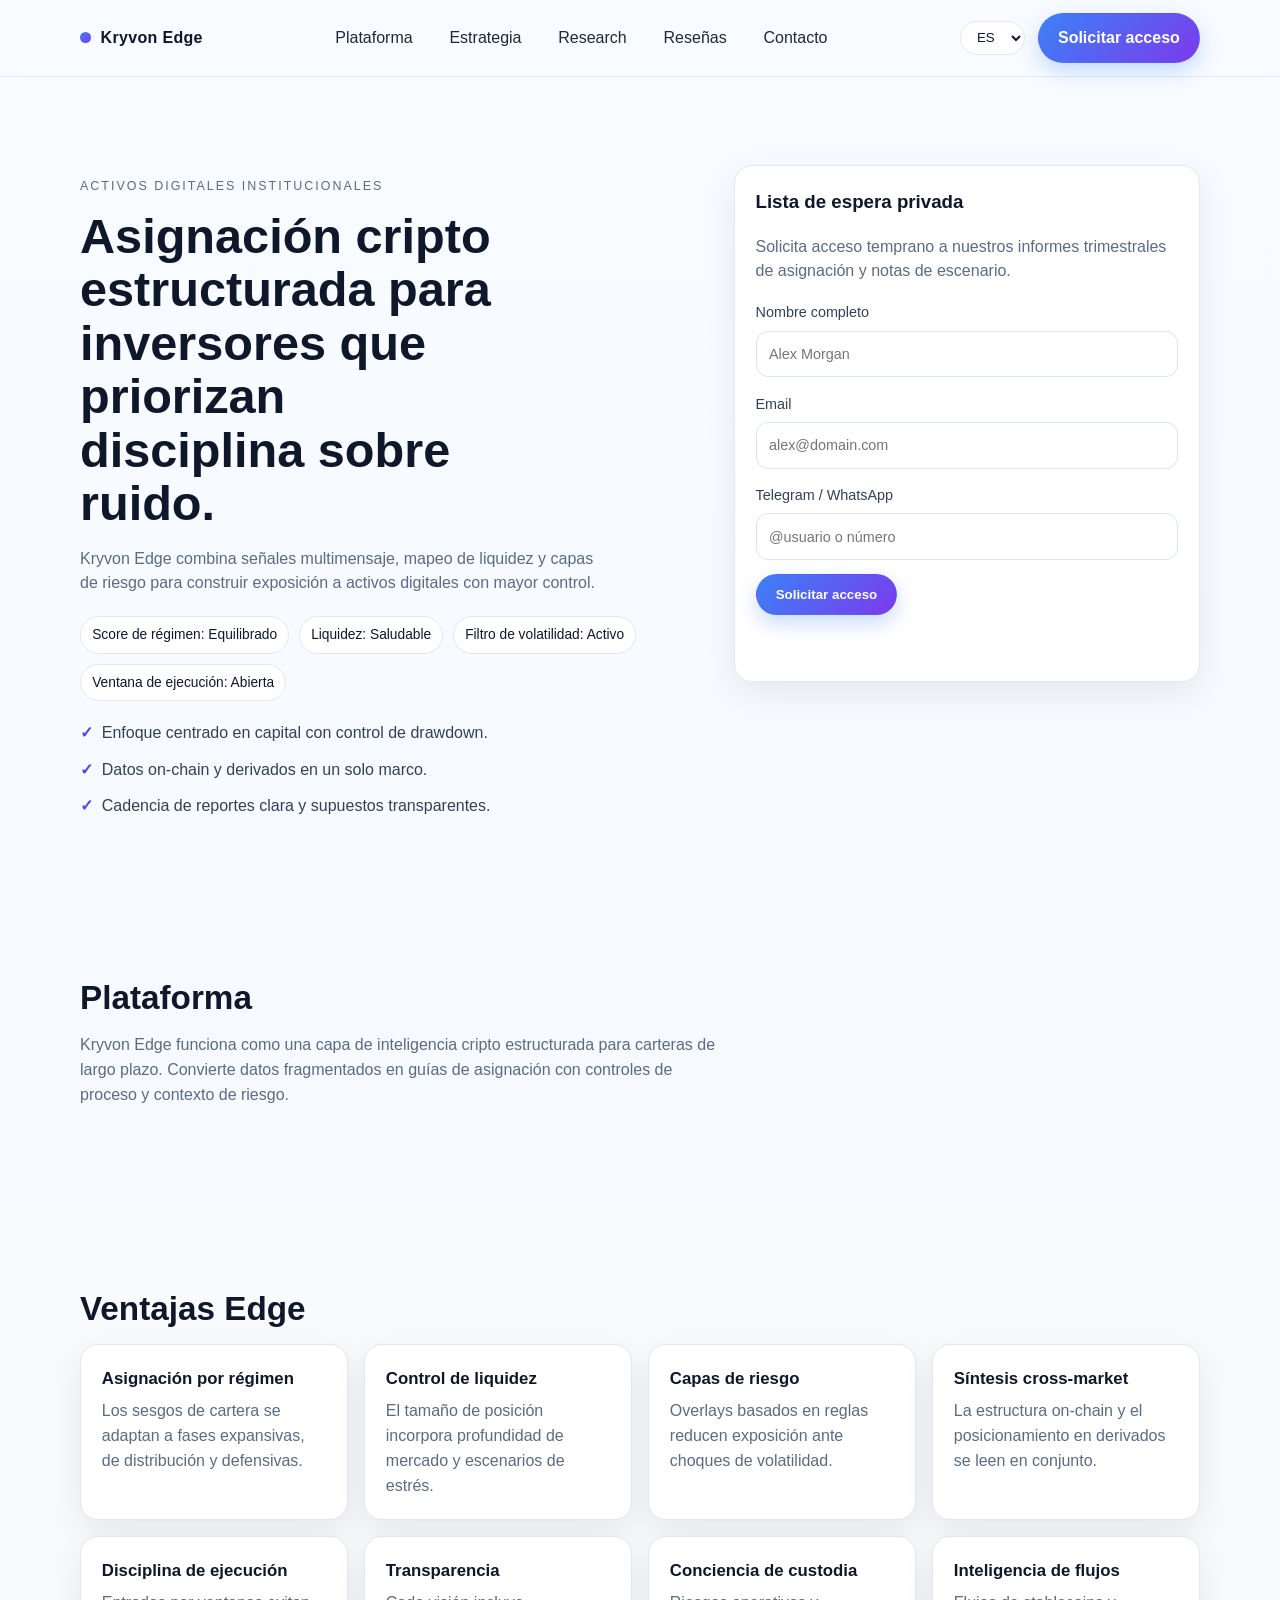
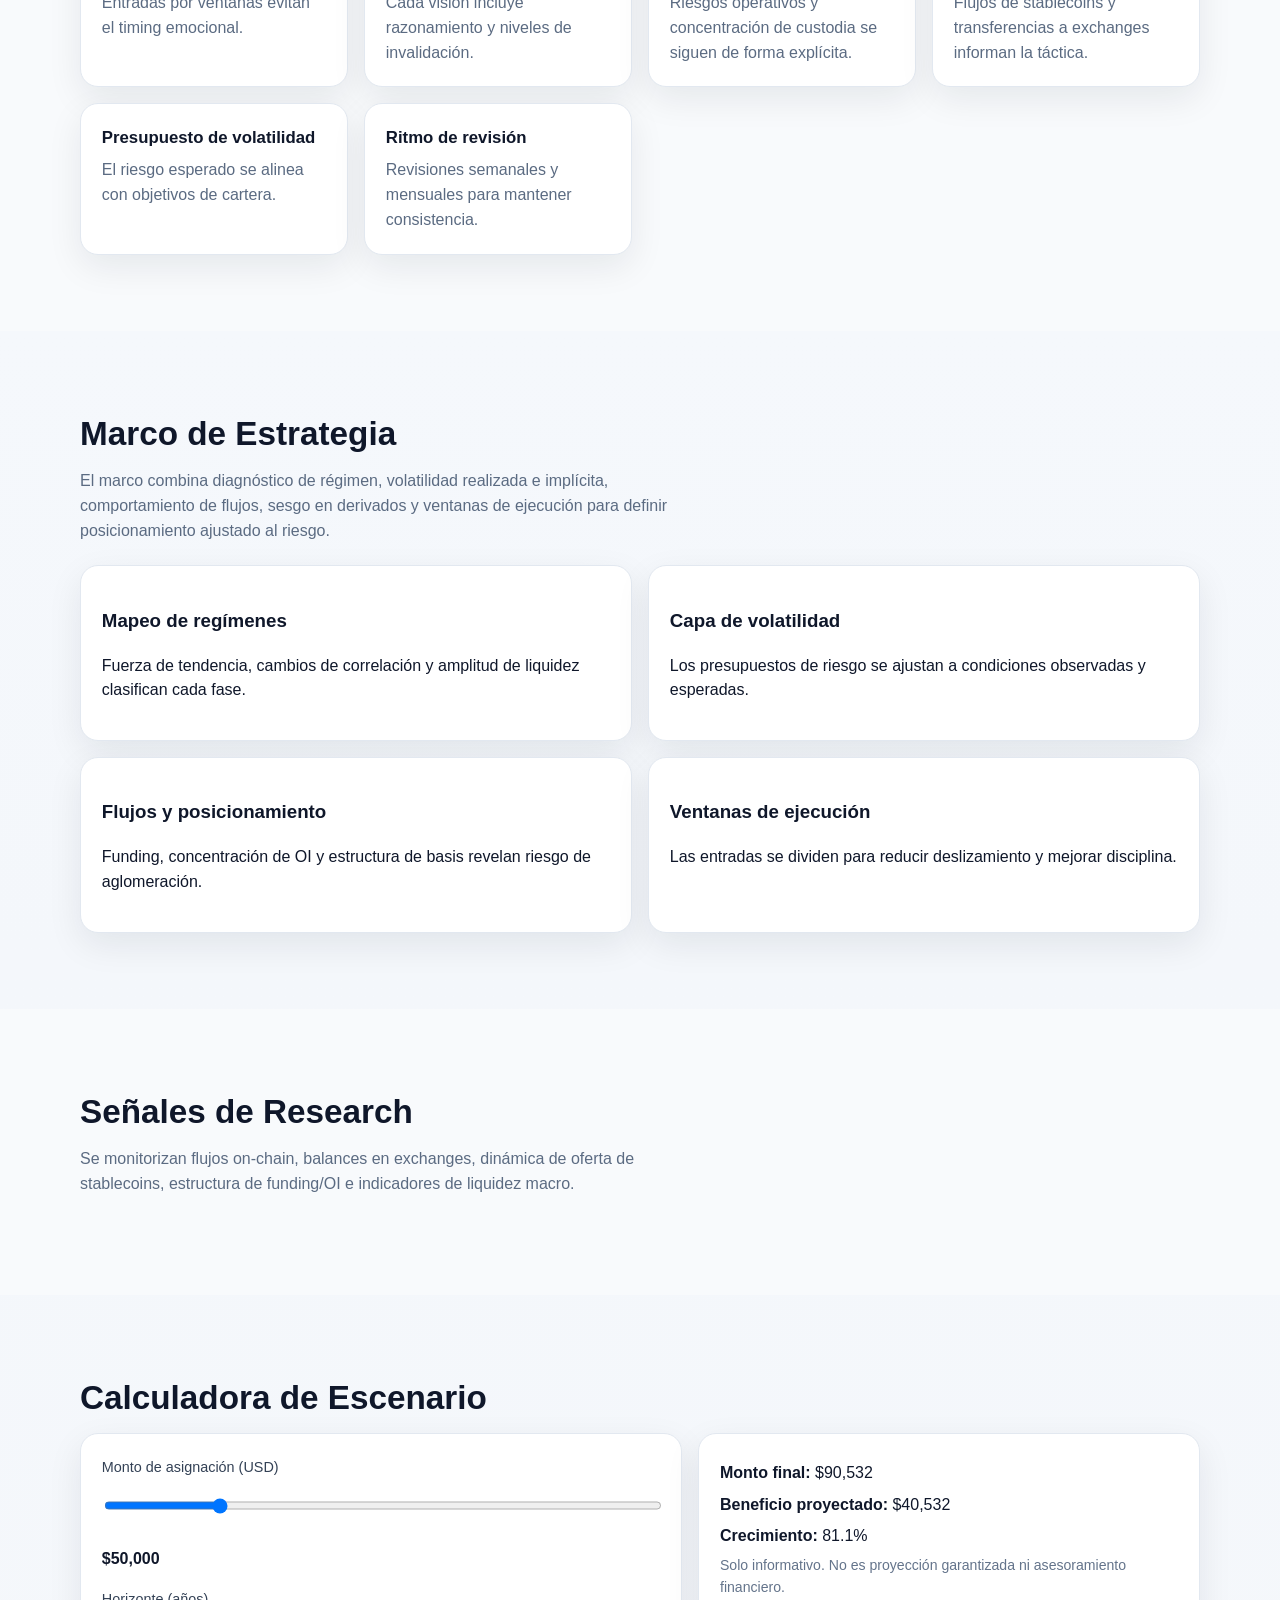
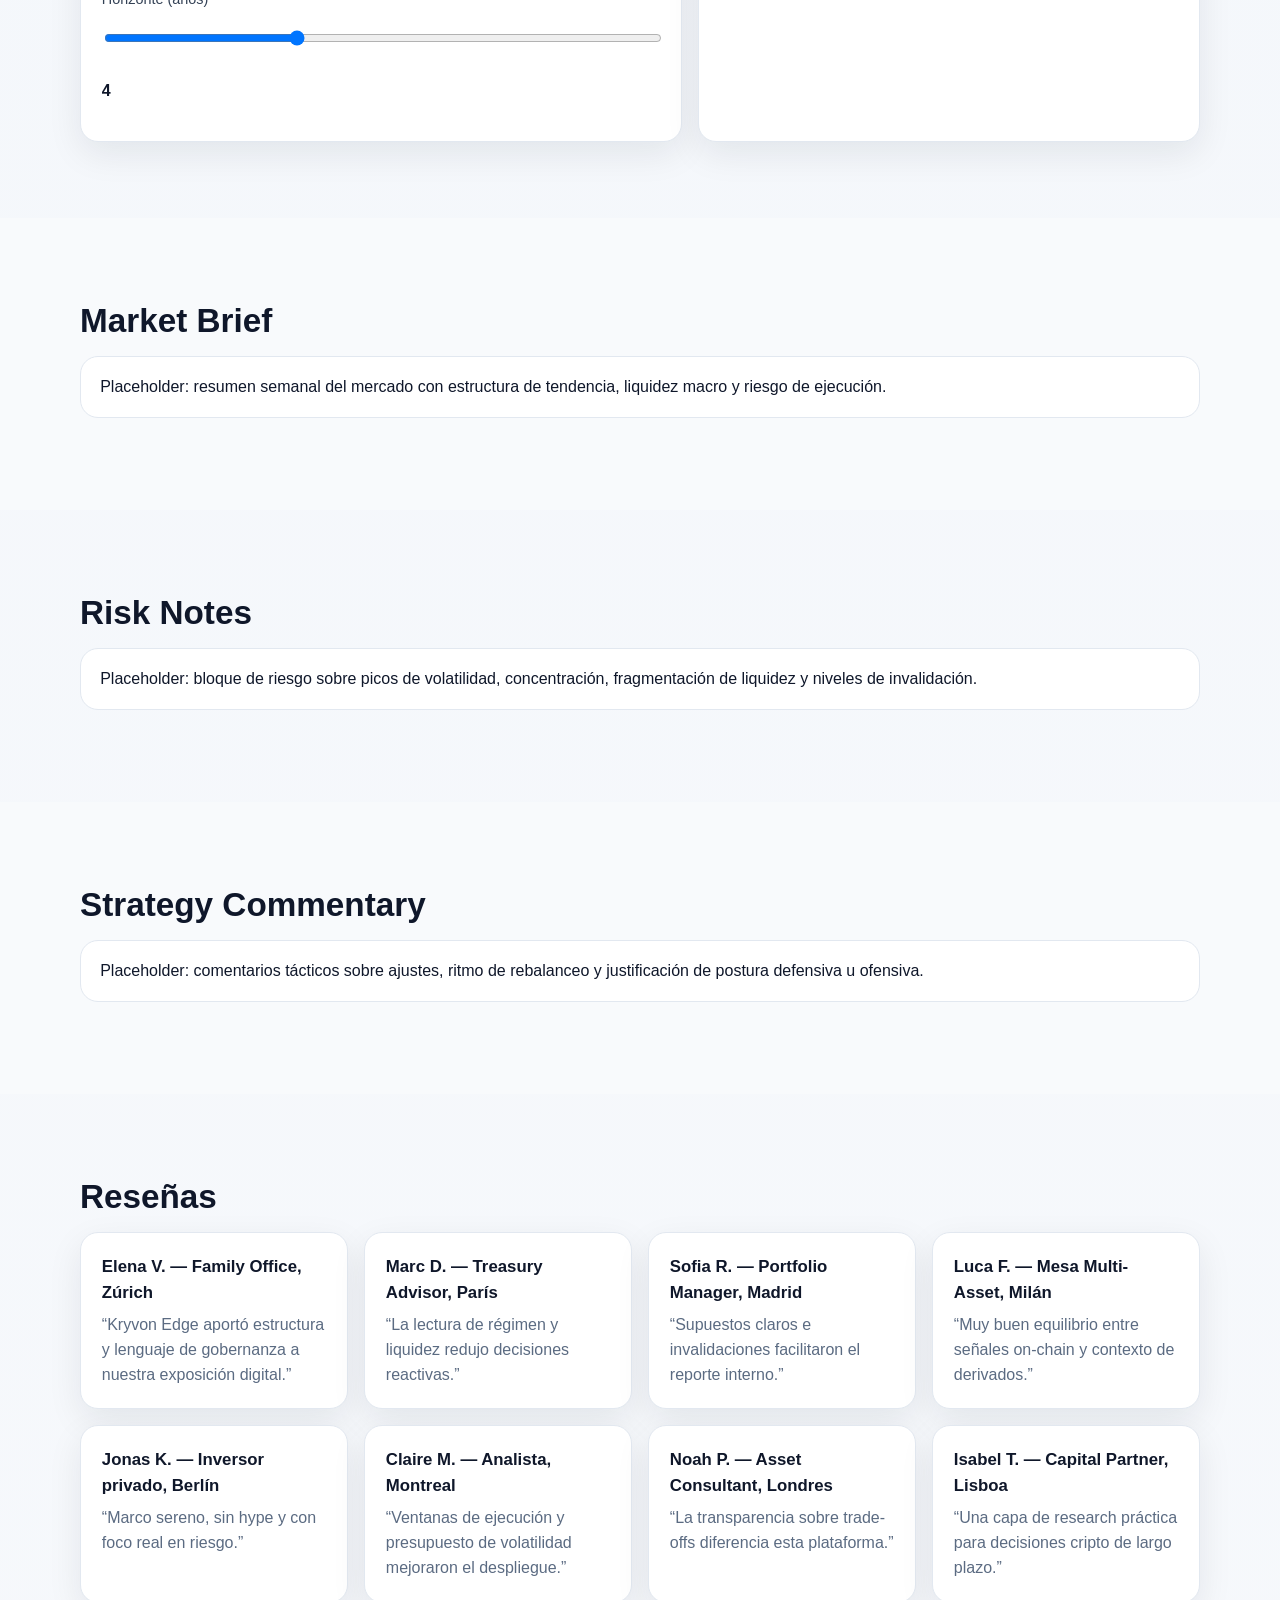
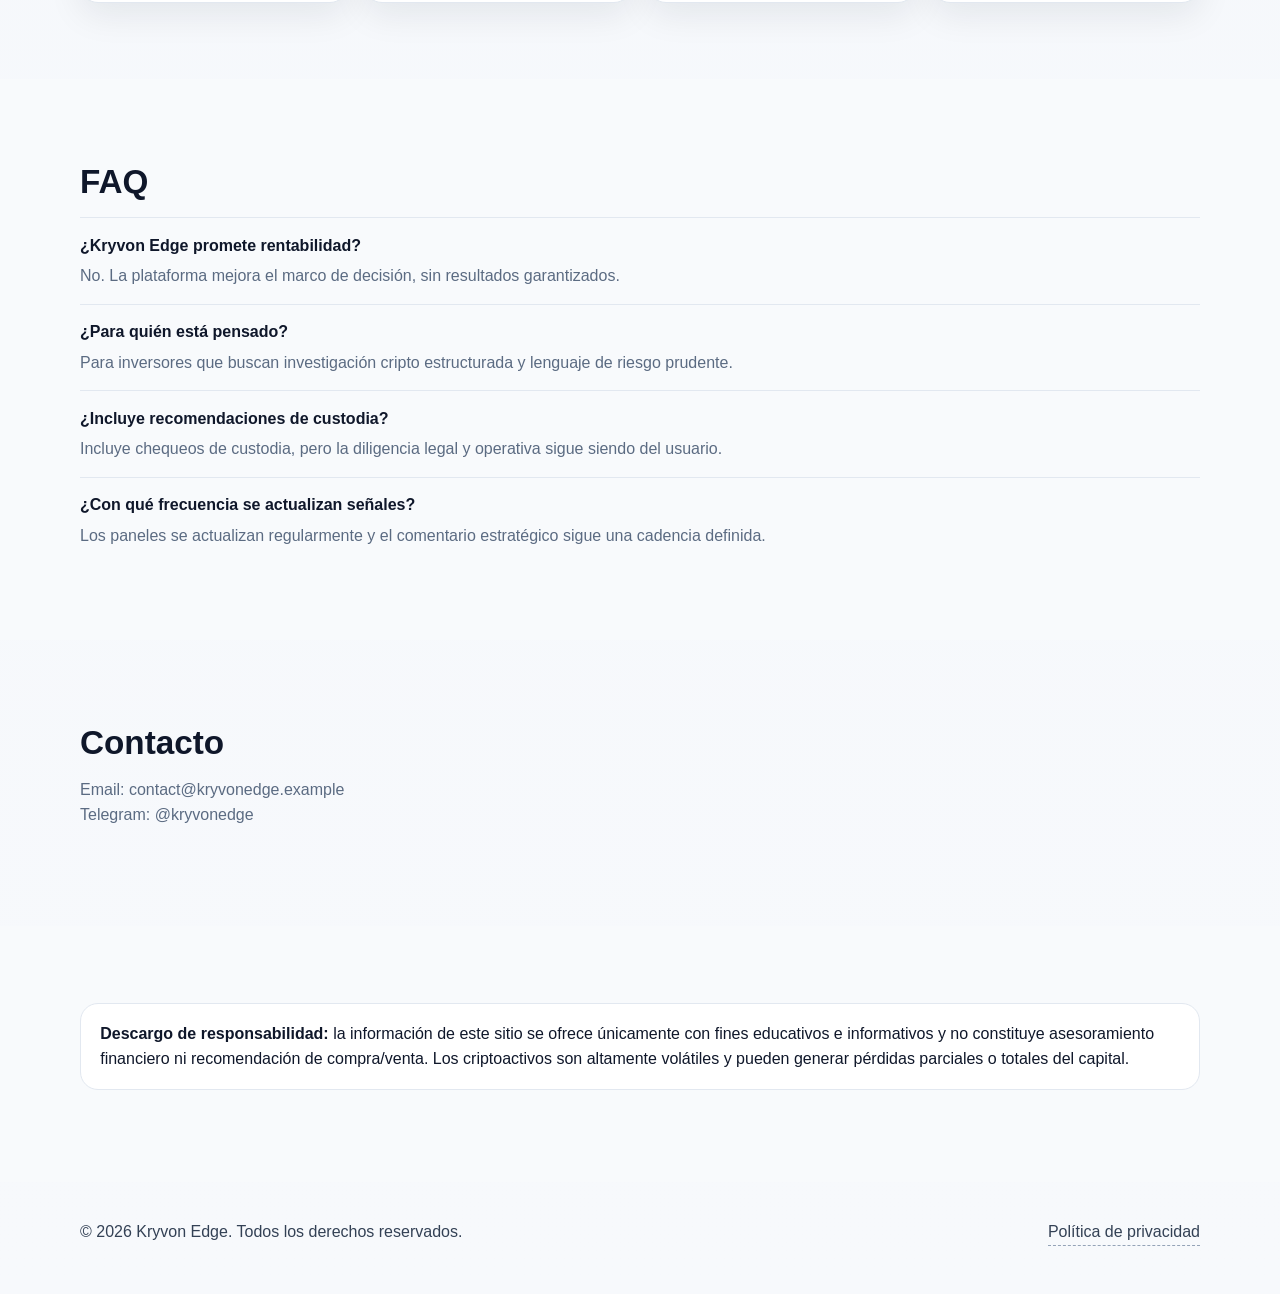
<file: es/index.html>
<!doctype html>
<html lang="es">
<head>
  <meta charset="UTF-8"><meta name="viewport" content="width=device-width, initial-scale=1.0">
  <meta name="description" content="Kryvon Edge es una plataforma de inteligencia cripto estructurada para asignación prudente.">
  <title>Kryvon Edge — Inteligencia Cripto Estructurada</title>
  <link rel="icon" type="image/svg+xml" href="../assets/favicon.svg">
  <link rel="stylesheet" href="../assets/styles.css">
  <script defer src="../assets/main.js"></script>
</head>
<body>
<header class="topbar"><div class="container nav"><a class="brand" href="#"><span class="brand-dot"></span>Kryvon Edge</a><nav class="nav-links"><a href="#platform">Plataforma</a><a href="#strategy">Estrategia</a><a href="#research">Research</a><a href="#reviews">Reseñas</a><a href="#contact">Contacto</a></nav><div class="nav-side"><select class="lang-select" onchange="location.href=this.value"><option value="../index.html">EN</option><option value="../de/index.html">DE</option><option value="../fr/index.html">FR</option><option value="../es/index.html" selected>ES</option><option value="../it/index.html">IT</option></select><a class="btn primary" href="#contact">Solicitar acceso</a></div></div></header>
<main>
<section class="hero"><div class="container hero-grid"><div><p class="eyebrow">Activos digitales institucionales</p><h1>Asignación cripto estructurada para inversores que priorizan disciplina sobre ruido.</h1><p>Kryvon Edge combina señales multimensaje, mapeo de liquidez y capas de riesgo para construir exposición a activos digitales con mayor control.</p><div class="signal-strip"><span class="pill">Score de régimen: Equilibrado</span><span class="pill">Liquidez: Saludable</span><span class="pill">Filtro de volatilidad: Activo</span><span class="pill">Ventana de ejecución: Abierta</span></div><ul class="feature-list"><li><span class="feature-icon">✓</span>Enfoque centrado en capital con control de drawdown.</li><li><span class="feature-icon">✓</span>Datos on-chain y derivados en un solo marco.</li><li><span class="feature-icon">✓</span>Cadencia de reportes clara y supuestos transparentes.</li></ul></div><aside class="card waitlist"><h3>Lista de espera privada</h3><p>Solicita acceso temprano a nuestros informes trimestrales de asignación y notas de escenario.</p><form data-waitlist-form data-disabled-message="Formulario demo — envío deshabilitado"><label>Nombre completo<input type="text" required placeholder="Alex Morgan"></label><label>Email<input type="email" required placeholder="alex@domain.com"></label><label>Telegram / WhatsApp<input type="text" required placeholder="@usuario o número"></label><button class="btn primary" type="submit">Solicitar acceso</button><p class="form-note" data-form-note></p></form></aside></div></section>
<section class="section" id="platform"><div class="container"><h2>Plataforma</h2><p class="lead">Kryvon Edge funciona como una capa de inteligencia cripto estructurada para carteras de largo plazo. Convierte datos fragmentados en guías de asignación con controles de proceso y contexto de riesgo.</p></div></section>
<section class="section alt"><div class="container"><h2>Ventajas Edge</h2><div class="grid-4"><article class="card benefit"><h3>Asignación por régimen</h3><p>Los sesgos de cartera se adaptan a fases expansivas, de distribución y defensivas.</p></article><article class="card benefit"><h3>Control de liquidez</h3><p>El tamaño de posición incorpora profundidad de mercado y escenarios de estrés.</p></article><article class="card benefit"><h3>Capas de riesgo</h3><p>Overlays basados en reglas reducen exposición ante choques de volatilidad.</p></article><article class="card benefit"><h3>Síntesis cross-market</h3><p>La estructura on-chain y el posicionamiento en derivados se leen en conjunto.</p></article><article class="card benefit"><h3>Disciplina de ejecución</h3><p>Entradas por ventanas evitan el timing emocional.</p></article><article class="card benefit"><h3>Transparencia</h3><p>Cada visión incluye razonamiento y niveles de invalidación.</p></article><article class="card benefit"><h3>Conciencia de custodia</h3><p>Riesgos operativos y concentración de custodia se siguen de forma explícita.</p></article><article class="card benefit"><h3>Inteligencia de flujos</h3><p>Flujos de stablecoins y transferencias a exchanges informan la táctica.</p></article><article class="card benefit"><h3>Presupuesto de volatilidad</h3><p>El riesgo esperado se alinea con objetivos de cartera.</p></article><article class="card benefit"><h3>Ritmo de revisión</h3><p>Revisiones semanales y mensuales para mantener consistencia.</p></article></div></div></section>
<section class="section" id="strategy"><div class="container"><h2>Marco de Estrategia</h2><p class="lead">El marco combina diagnóstico de régimen, volatilidad realizada e implícita, comportamiento de flujos, sesgo en derivados y ventanas de ejecución para definir posicionamiento ajustado al riesgo.</p><div class="strategy-points"><article class="card"><h3>Mapeo de regímenes</h3><p>Fuerza de tendencia, cambios de correlación y amplitud de liquidez clasifican cada fase.</p></article><article class="card"><h3>Capa de volatilidad</h3><p>Los presupuestos de riesgo se ajustan a condiciones observadas y esperadas.</p></article><article class="card"><h3>Flujos y posicionamiento</h3><p>Funding, concentración de OI y estructura de basis revelan riesgo de aglomeración.</p></article><article class="card"><h3>Ventanas de ejecución</h3><p>Las entradas se dividen para reducir deslizamiento y mejorar disciplina.</p></article></div></div></section>
<section class="section alt" id="research"><div class="container"><h2>Señales de Research</h2><p class="lead">Se monitorizan flujos on-chain, balances en exchanges, dinámica de oferta de stablecoins, estructura de funding/OI e indicadores de liquidez macro.</p></div></section>
<section class="section"><div class="container"><h2>Calculadora de Escenario</h2><div class="calculator"><div class="card"><div class="range-wrap"><label for="amount">Monto de asignación (USD)</label><input id="amount" type="range" min="5000" max="250000" step="1000" value="50000" data-amount><output data-amount-output></output></div><div class="range-wrap"><label for="years">Horizonte (años)</label><input id="years" type="range" min="1" max="10" value="4" data-years><output data-years-output></output></div></div><div class="card calc-results"><p><strong>Monto final:</strong> <span data-final></span></p><p><strong>Beneficio proyectado:</strong> <span data-profit></span></p><p><strong>Crecimiento:</strong> <span data-growth></span></p><p class="disclaimer">Solo informativo. No es proyección garantizada ni asesoramiento financiero.</p></div></div></div></section>
<section class="section alt"><div class="container"><h2>Market Brief</h2><div class="text-block">Placeholder: resumen semanal del mercado con estructura de tendencia, liquidez macro y riesgo de ejecución.</div></div></section>
<section class="section"><div class="container"><h2>Risk Notes</h2><div class="text-block">Placeholder: bloque de riesgo sobre picos de volatilidad, concentración, fragmentación de liquidez y niveles de invalidación.</div></div></section>
<section class="section alt"><div class="container"><h2>Strategy Commentary</h2><div class="text-block">Placeholder: comentarios tácticos sobre ajustes, ritmo de rebalanceo y justificación de postura defensiva u ofensiva.</div></div></section>
<section class="section" id="reviews"><div class="container"><h2>Reseñas</h2><div class="grid-4"><article class="card review"><h3>Elena V. — Family Office, Zúrich</h3><p>“Kryvon Edge aportó estructura y lenguaje de gobernanza a nuestra exposición digital.”</p></article><article class="card review"><h3>Marc D. — Treasury Advisor, París</h3><p>“La lectura de régimen y liquidez redujo decisiones reactivas.”</p></article><article class="card review"><h3>Sofia R. — Portfolio Manager, Madrid</h3><p>“Supuestos claros e invalidaciones facilitaron el reporte interno.”</p></article><article class="card review"><h3>Luca F. — Mesa Multi-Asset, Milán</h3><p>“Muy buen equilibrio entre señales on-chain y contexto de derivados.”</p></article><article class="card review"><h3>Jonas K. — Inversor privado, Berlín</h3><p>“Marco sereno, sin hype y con foco real en riesgo.”</p></article><article class="card review"><h3>Claire M. — Analista, Montreal</h3><p>“Ventanas de ejecución y presupuesto de volatilidad mejoraron el despliegue.”</p></article><article class="card review"><h3>Noah P. — Asset Consultant, Londres</h3><p>“La transparencia sobre trade-offs diferencia esta plataforma.”</p></article><article class="card review"><h3>Isabel T. — Capital Partner, Lisboa</h3><p>“Una capa de research práctica para decisiones cripto de largo plazo.”</p></article></div></div></section>
<section class="section alt"><div class="container"><h2>FAQ</h2><div class="faq-item"><h3>¿Kryvon Edge promete rentabilidad?</h3><p>No. La plataforma mejora el marco de decisión, sin resultados garantizados.</p></div><div class="faq-item"><h3>¿Para quién está pensado?</h3><p>Para inversores que buscan investigación cripto estructurada y lenguaje de riesgo prudente.</p></div><div class="faq-item"><h3>¿Incluye recomendaciones de custodia?</h3><p>Incluye chequeos de custodia, pero la diligencia legal y operativa sigue siendo del usuario.</p></div><div class="faq-item"><h3>¿Con qué frecuencia se actualizan señales?</h3><p>Los paneles se actualizan regularmente y el comentario estratégico sigue una cadencia definida.</p></div></div></section>
<section class="section" id="contact"><div class="container"><h2>Contacto</h2><p class="lead">Email: contact@kryvonedge.example<br>Telegram: @kryvonedge</p></div></section>
<section class="section alt"><div class="container text-block"><strong>Descargo de responsabilidad:</strong> la información de este sitio se ofrece únicamente con fines educativos e informativos y no constituye asesoramiento financiero ni recomendación de compra/venta. Los criptoactivos son altamente volátiles y pueden generar pérdidas parciales o totales del capital.</div></section>
</main>
<footer><div class="container footer-row"><span>© 2026 Kryvon Edge. Todos los derechos reservados.</span><a href="#" class="footer-link" data-open-policy>Política de privacidad</a></div></footer>
<div class="modal" data-policy-modal><div class="modal-box"><button class="modal-close" data-close-policy>Cerrar</button><h2>Política de privacidad</h2><p>Kryvon Edge recopila únicamente datos mínimos de contacto enviados en el formulario de demo. Los datos se usan para comunicación, se almacenan de forma segura y no se venden a terceros. Los usuarios pueden solicitar acceso, corrección o eliminación a través del correo de soporte. Al usar este sitio, usted reconoce que el contenido analítico es informativo y que las decisiones de inversión son de su exclusiva responsabilidad.</p></div></div>
</body>
</html>
</file>
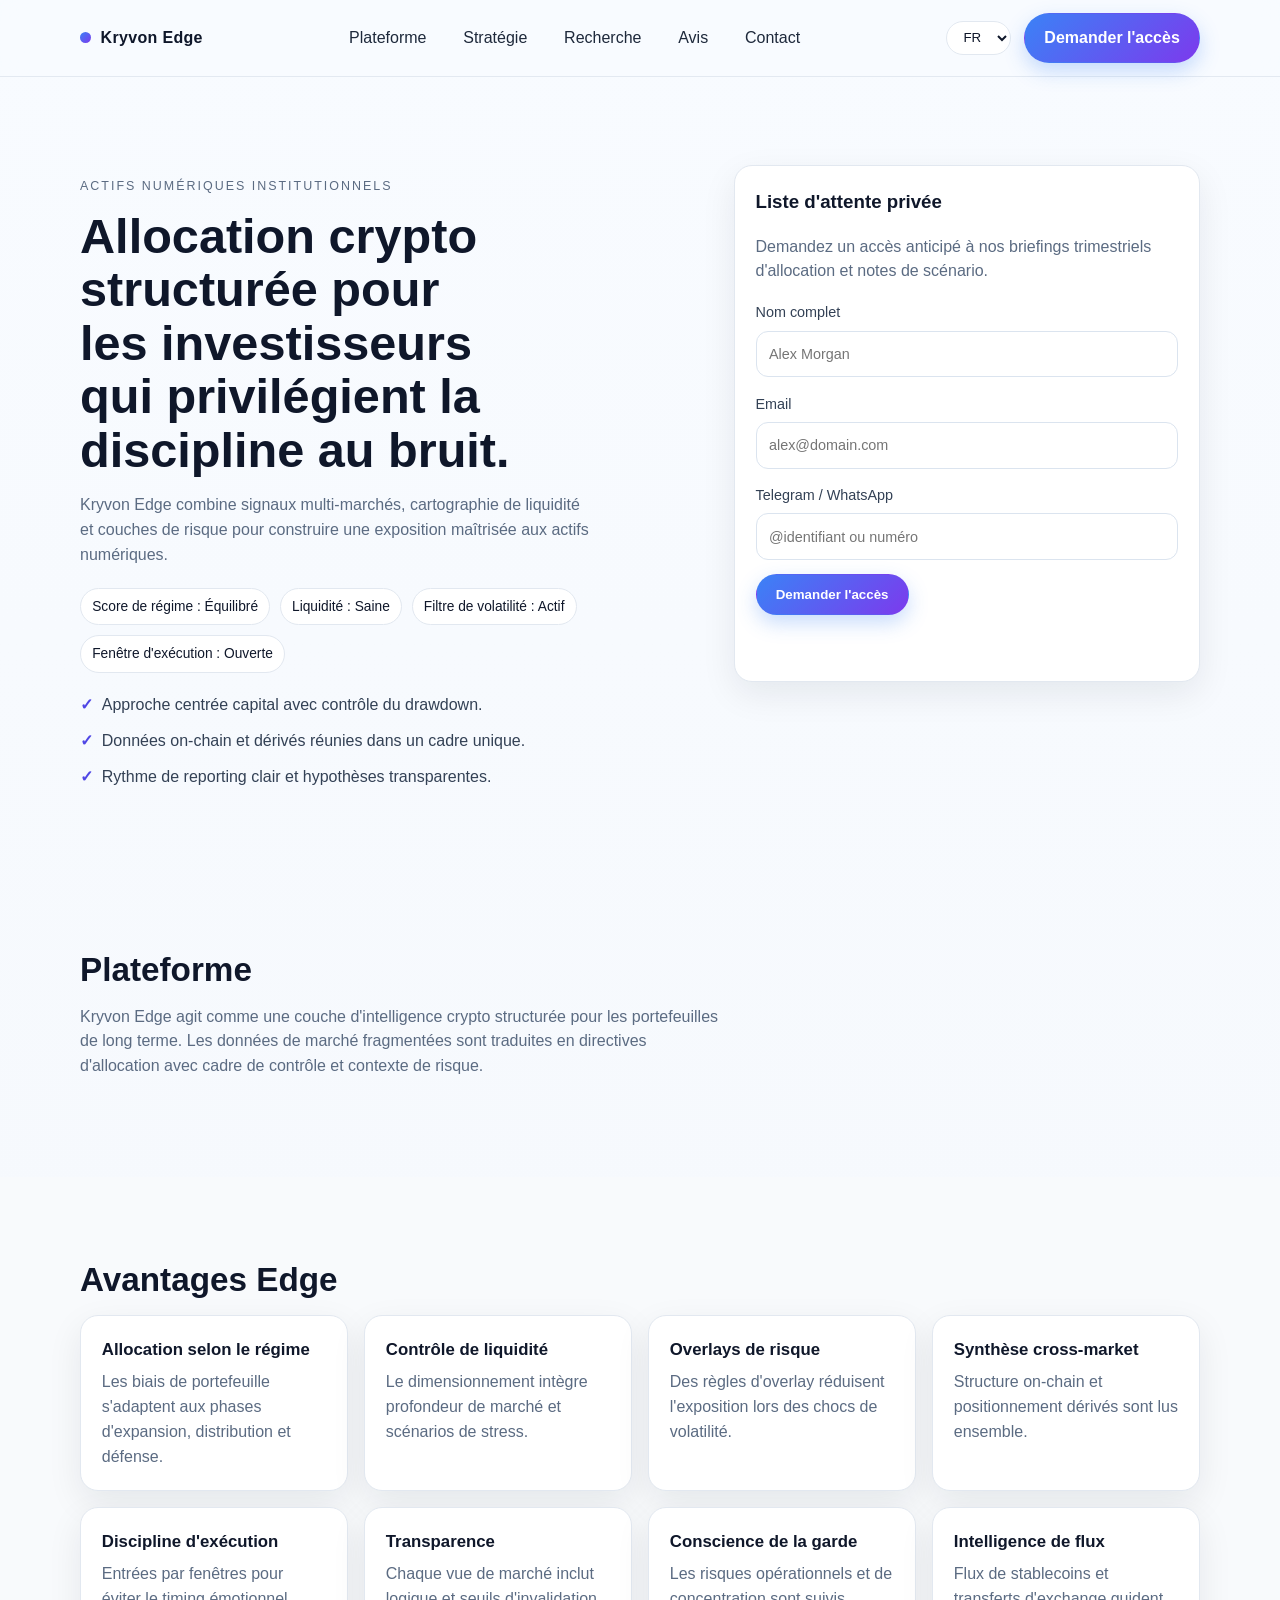
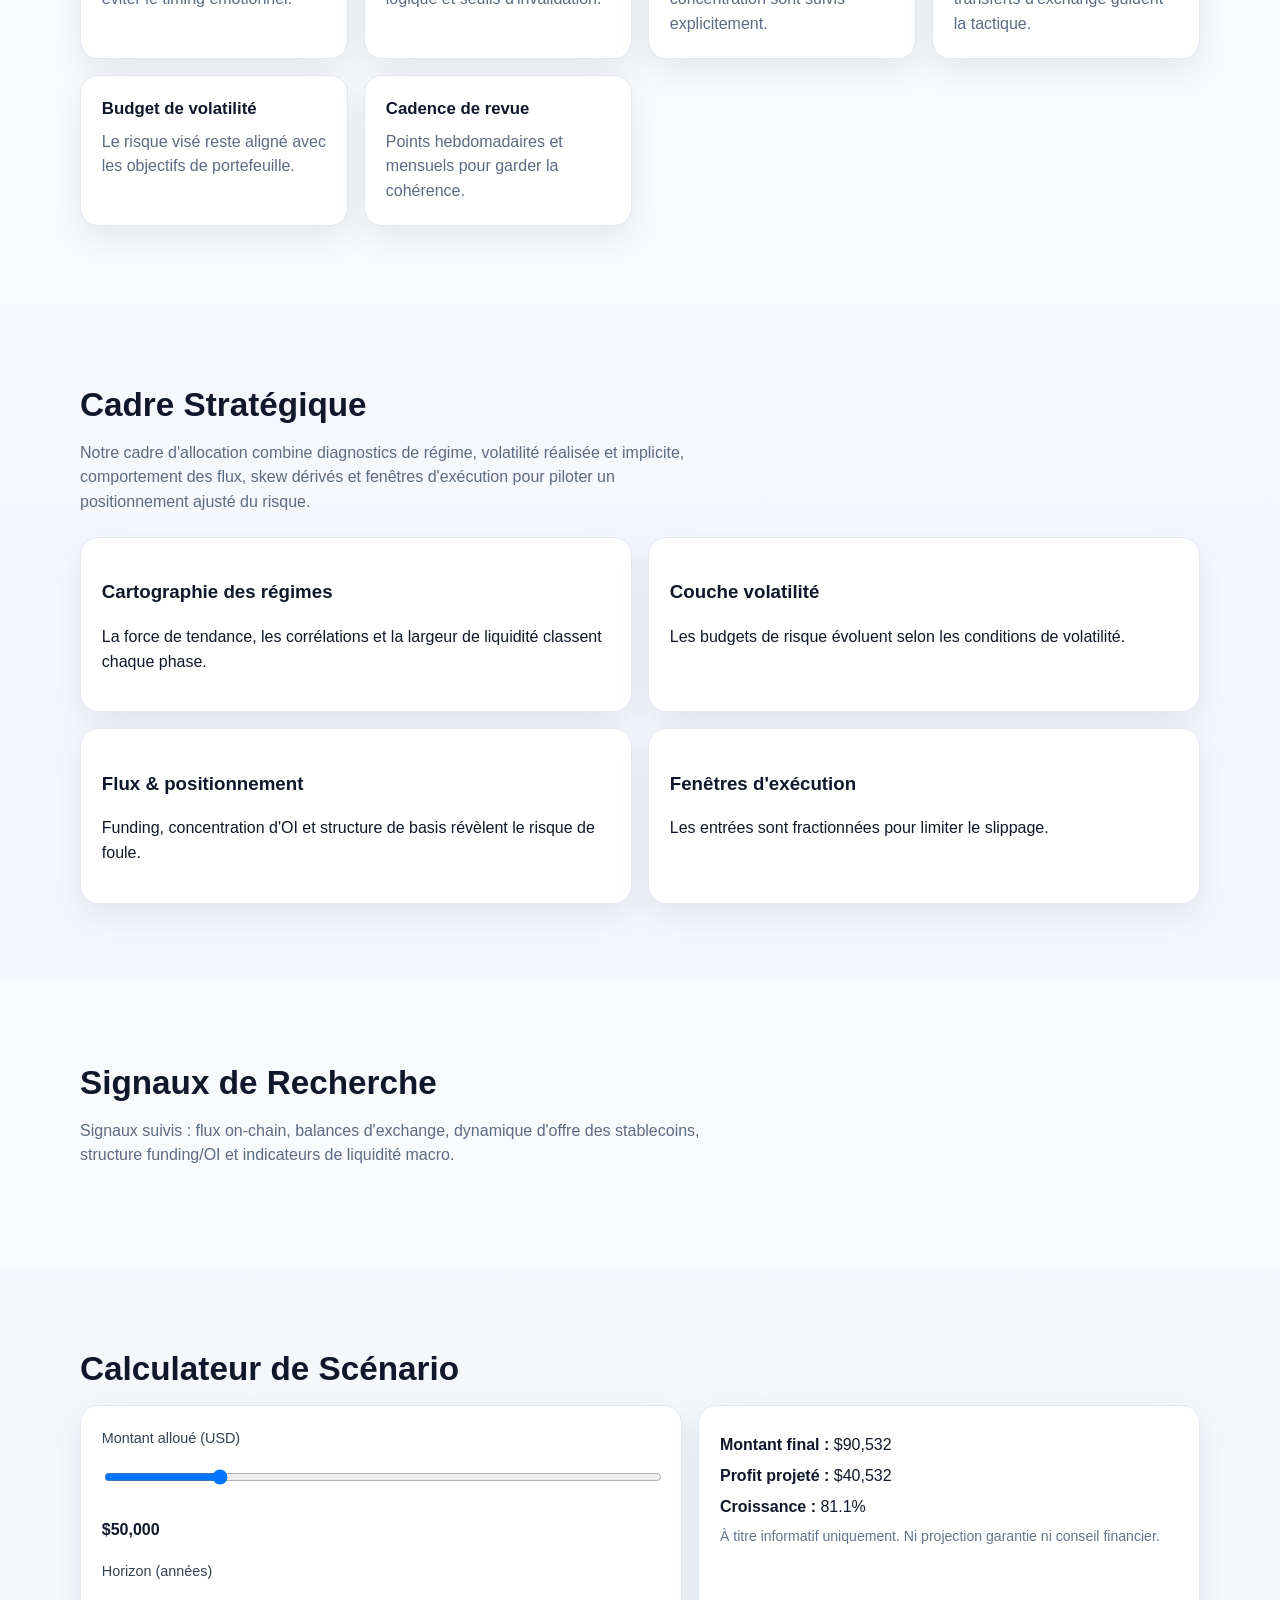
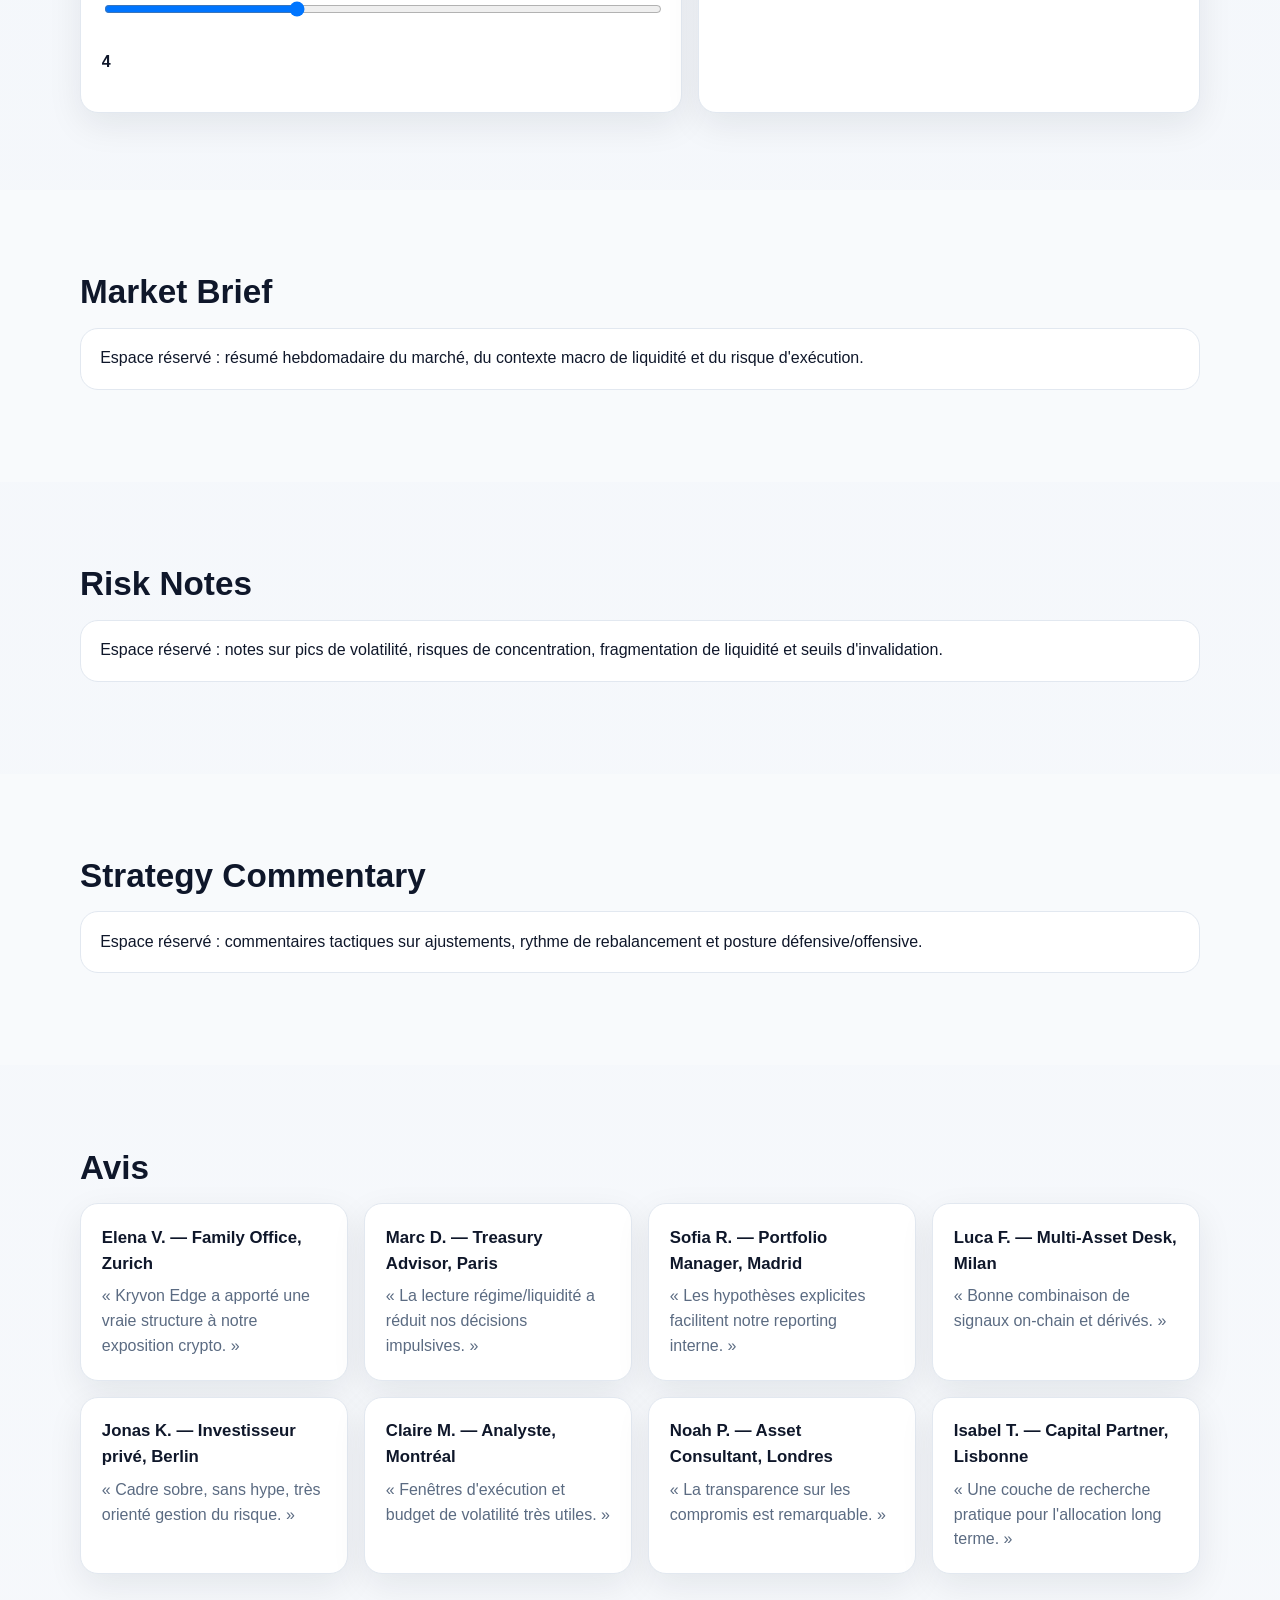
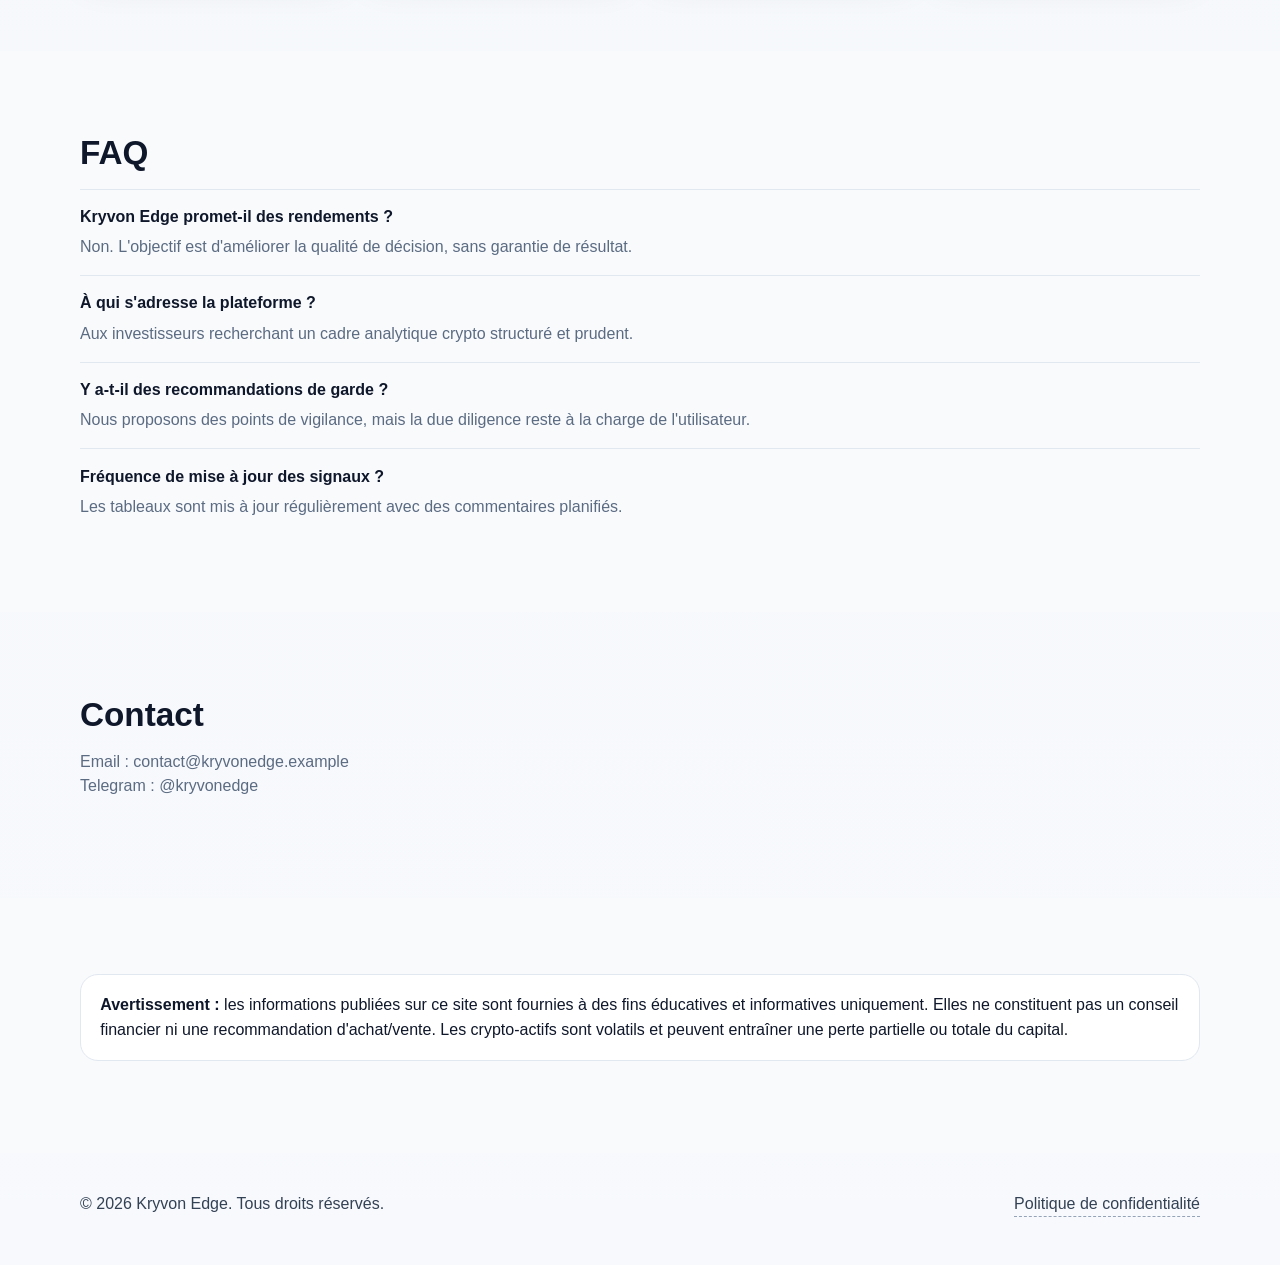
<file: fr/index.html>
<!doctype html>
<html lang="fr">
<head>
  <meta charset="UTF-8"><meta name="viewport" content="width=device-width, initial-scale=1.0">
  <meta name="description" content="Kryvon Edge est une plateforme d'intelligence crypto structurée pour une allocation prudente.">
  <title>Kryvon Edge — Intelligence Crypto Structurée</title>
  <link rel="icon" type="image/svg+xml" href="../assets/favicon.svg">
  <link rel="stylesheet" href="../assets/styles.css">
  <script defer src="../assets/main.js"></script>
</head>
<body>
<header class="topbar"><div class="container nav"><a class="brand" href="#"><span class="brand-dot"></span>Kryvon Edge</a><nav class="nav-links"><a href="#platform">Plateforme</a><a href="#strategy">Stratégie</a><a href="#research">Recherche</a><a href="#reviews">Avis</a><a href="#contact">Contact</a></nav><div class="nav-side"><select class="lang-select" onchange="location.href=this.value"><option value="../index.html">EN</option><option value="../de/index.html">DE</option><option value="../fr/index.html" selected>FR</option><option value="../es/index.html">ES</option><option value="../it/index.html">IT</option></select><a class="btn primary" href="#contact">Demander l'accès</a></div></div></header>
<main>
<section class="hero"><div class="container hero-grid"><div><p class="eyebrow">Actifs numériques institutionnels</p><h1>Allocation crypto structurée pour les investisseurs qui privilégient la discipline au bruit.</h1><p>Kryvon Edge combine signaux multi-marchés, cartographie de liquidité et couches de risque pour construire une exposition maîtrisée aux actifs numériques.</p><div class="signal-strip"><span class="pill">Score de régime : Équilibré</span><span class="pill">Liquidité : Saine</span><span class="pill">Filtre de volatilité : Actif</span><span class="pill">Fenêtre d'exécution : Ouverte</span></div><ul class="feature-list"><li><span class="feature-icon">✓</span>Approche centrée capital avec contrôle du drawdown.</li><li><span class="feature-icon">✓</span>Données on-chain et dérivés réunies dans un cadre unique.</li><li><span class="feature-icon">✓</span>Rythme de reporting clair et hypothèses transparentes.</li></ul></div><aside class="card waitlist"><h3>Liste d'attente privée</h3><p>Demandez un accès anticipé à nos briefings trimestriels d'allocation et notes de scénario.</p><form data-waitlist-form data-disabled-message="Formulaire démo — envoi désactivé"><label>Nom complet<input type="text" required placeholder="Alex Morgan"></label><label>Email<input type="email" required placeholder="alex@domain.com"></label><label>Telegram / WhatsApp<input type="text" required placeholder="@identifiant ou numéro"></label><button class="btn primary" type="submit">Demander l'accès</button><p class="form-note" data-form-note></p></form></aside></div></section>
<section class="section" id="platform"><div class="container"><h2>Plateforme</h2><p class="lead">Kryvon Edge agit comme une couche d'intelligence crypto structurée pour les portefeuilles de long terme. Les données de marché fragmentées sont traduites en directives d'allocation avec cadre de contrôle et contexte de risque.</p></div></section>
<section class="section alt"><div class="container"><h2>Avantages Edge</h2><div class="grid-4"><article class="card benefit"><h3>Allocation selon le régime</h3><p>Les biais de portefeuille s'adaptent aux phases d'expansion, distribution et défense.</p></article><article class="card benefit"><h3>Contrôle de liquidité</h3><p>Le dimensionnement intègre profondeur de marché et scénarios de stress.</p></article><article class="card benefit"><h3>Overlays de risque</h3><p>Des règles d'overlay réduisent l'exposition lors des chocs de volatilité.</p></article><article class="card benefit"><h3>Synthèse cross-market</h3><p>Structure on-chain et positionnement dérivés sont lus ensemble.</p></article><article class="card benefit"><h3>Discipline d'exécution</h3><p>Entrées par fenêtres pour éviter le timing émotionnel.</p></article><article class="card benefit"><h3>Transparence</h3><p>Chaque vue de marché inclut logique et seuils d'invalidation.</p></article><article class="card benefit"><h3>Conscience de la garde</h3><p>Les risques opérationnels et de concentration sont suivis explicitement.</p></article><article class="card benefit"><h3>Intelligence de flux</h3><p>Flux de stablecoins et transferts d'exchange guident la tactique.</p></article><article class="card benefit"><h3>Budget de volatilité</h3><p>Le risque visé reste aligné avec les objectifs de portefeuille.</p></article><article class="card benefit"><h3>Cadence de revue</h3><p>Points hebdomadaires et mensuels pour garder la cohérence.</p></article></div></div></section>
<section class="section" id="strategy"><div class="container"><h2>Cadre Stratégique</h2><p class="lead">Notre cadre d'allocation combine diagnostics de régime, volatilité réalisée et implicite, comportement des flux, skew dérivés et fenêtres d'exécution pour piloter un positionnement ajusté du risque.</p><div class="strategy-points"><article class="card"><h3>Cartographie des régimes</h3><p>La force de tendance, les corrélations et la largeur de liquidité classent chaque phase.</p></article><article class="card"><h3>Couche volatilité</h3><p>Les budgets de risque évoluent selon les conditions de volatilité.</p></article><article class="card"><h3>Flux & positionnement</h3><p>Funding, concentration d'OI et structure de basis révèlent le risque de foule.</p></article><article class="card"><h3>Fenêtres d'exécution</h3><p>Les entrées sont fractionnées pour limiter le slippage.</p></article></div></div></section>
<section class="section alt" id="research"><div class="container"><h2>Signaux de Recherche</h2><p class="lead">Signaux suivis : flux on-chain, balances d'exchange, dynamique d'offre des stablecoins, structure funding/OI et indicateurs de liquidité macro.</p></div></section>
<section class="section"><div class="container"><h2>Calculateur de Scénario</h2><div class="calculator"><div class="card"><div class="range-wrap"><label for="amount">Montant alloué (USD)</label><input id="amount" type="range" min="5000" max="250000" step="1000" value="50000" data-amount><output data-amount-output></output></div><div class="range-wrap"><label for="years">Horizon (années)</label><input id="years" type="range" min="1" max="10" value="4" data-years><output data-years-output></output></div></div><div class="card calc-results"><p><strong>Montant final :</strong> <span data-final></span></p><p><strong>Profit projeté :</strong> <span data-profit></span></p><p><strong>Croissance :</strong> <span data-growth></span></p><p class="disclaimer">À titre informatif uniquement. Ni projection garantie ni conseil financier.</p></div></div></div></section>
<section class="section alt"><div class="container"><h2>Market Brief</h2><div class="text-block">Espace réservé : résumé hebdomadaire du marché, du contexte macro de liquidité et du risque d'exécution.</div></div></section>
<section class="section"><div class="container"><h2>Risk Notes</h2><div class="text-block">Espace réservé : notes sur pics de volatilité, risques de concentration, fragmentation de liquidité et seuils d'invalidation.</div></div></section>
<section class="section alt"><div class="container"><h2>Strategy Commentary</h2><div class="text-block">Espace réservé : commentaires tactiques sur ajustements, rythme de rebalancement et posture défensive/offensive.</div></div></section>
<section class="section" id="reviews"><div class="container"><h2>Avis</h2><div class="grid-4"><article class="card review"><h3>Elena V. — Family Office, Zurich</h3><p>« Kryvon Edge a apporté une vraie structure à notre exposition crypto. »</p></article><article class="card review"><h3>Marc D. — Treasury Advisor, Paris</h3><p>« La lecture régime/liquidité a réduit nos décisions impulsives. »</p></article><article class="card review"><h3>Sofia R. — Portfolio Manager, Madrid</h3><p>« Les hypothèses explicites facilitent notre reporting interne. »</p></article><article class="card review"><h3>Luca F. — Multi-Asset Desk, Milan</h3><p>« Bonne combinaison de signaux on-chain et dérivés. »</p></article><article class="card review"><h3>Jonas K. — Investisseur privé, Berlin</h3><p>« Cadre sobre, sans hype, très orienté gestion du risque. »</p></article><article class="card review"><h3>Claire M. — Analyste, Montréal</h3><p>« Fenêtres d'exécution et budget de volatilité très utiles. »</p></article><article class="card review"><h3>Noah P. — Asset Consultant, Londres</h3><p>« La transparence sur les compromis est remarquable. »</p></article><article class="card review"><h3>Isabel T. — Capital Partner, Lisbonne</h3><p>« Une couche de recherche pratique pour l'allocation long terme. »</p></article></div></div></section>
<section class="section alt"><div class="container"><h2>FAQ</h2><div class="faq-item"><h3>Kryvon Edge promet-il des rendements ?</h3><p>Non. L'objectif est d'améliorer la qualité de décision, sans garantie de résultat.</p></div><div class="faq-item"><h3>À qui s'adresse la plateforme ?</h3><p>Aux investisseurs recherchant un cadre analytique crypto structuré et prudent.</p></div><div class="faq-item"><h3>Y a-t-il des recommandations de garde ?</h3><p>Nous proposons des points de vigilance, mais la due diligence reste à la charge de l'utilisateur.</p></div><div class="faq-item"><h3>Fréquence de mise à jour des signaux ?</h3><p>Les tableaux sont mis à jour régulièrement avec des commentaires planifiés.</p></div></div></section>
<section class="section" id="contact"><div class="container"><h2>Contact</h2><p class="lead">Email : contact@kryvonedge.example<br>Telegram : @kryvonedge</p></div></section>
<section class="section alt"><div class="container text-block"><strong>Avertissement :</strong> les informations publiées sur ce site sont fournies à des fins éducatives et informatives uniquement. Elles ne constituent pas un conseil financier ni une recommandation d'achat/vente. Les crypto-actifs sont volatils et peuvent entraîner une perte partielle ou totale du capital.</div></section>
</main>
<footer><div class="container footer-row"><span>© 2026 Kryvon Edge. Tous droits réservés.</span><a href="#" class="footer-link" data-open-policy>Politique de confidentialité</a></div></footer>
<div class="modal" data-policy-modal><div class="modal-box"><button class="modal-close" data-close-policy>Fermer</button><h2>Politique de confidentialité</h2><p>Kryvon Edge collecte uniquement les données de contact minimales saisies dans le formulaire de démonstration. Ces données sont utilisées pour la communication, stockées de façon sécurisée et jamais vendues à des tiers. Vous pouvez demander l'accès, la correction ou la suppression via notre adresse de support. En utilisant ce site, vous reconnaissez le caractère informatif de nos analyses et votre responsabilité dans vos décisions d'investissement.</p></div></div>
</body>
</html>
</file>
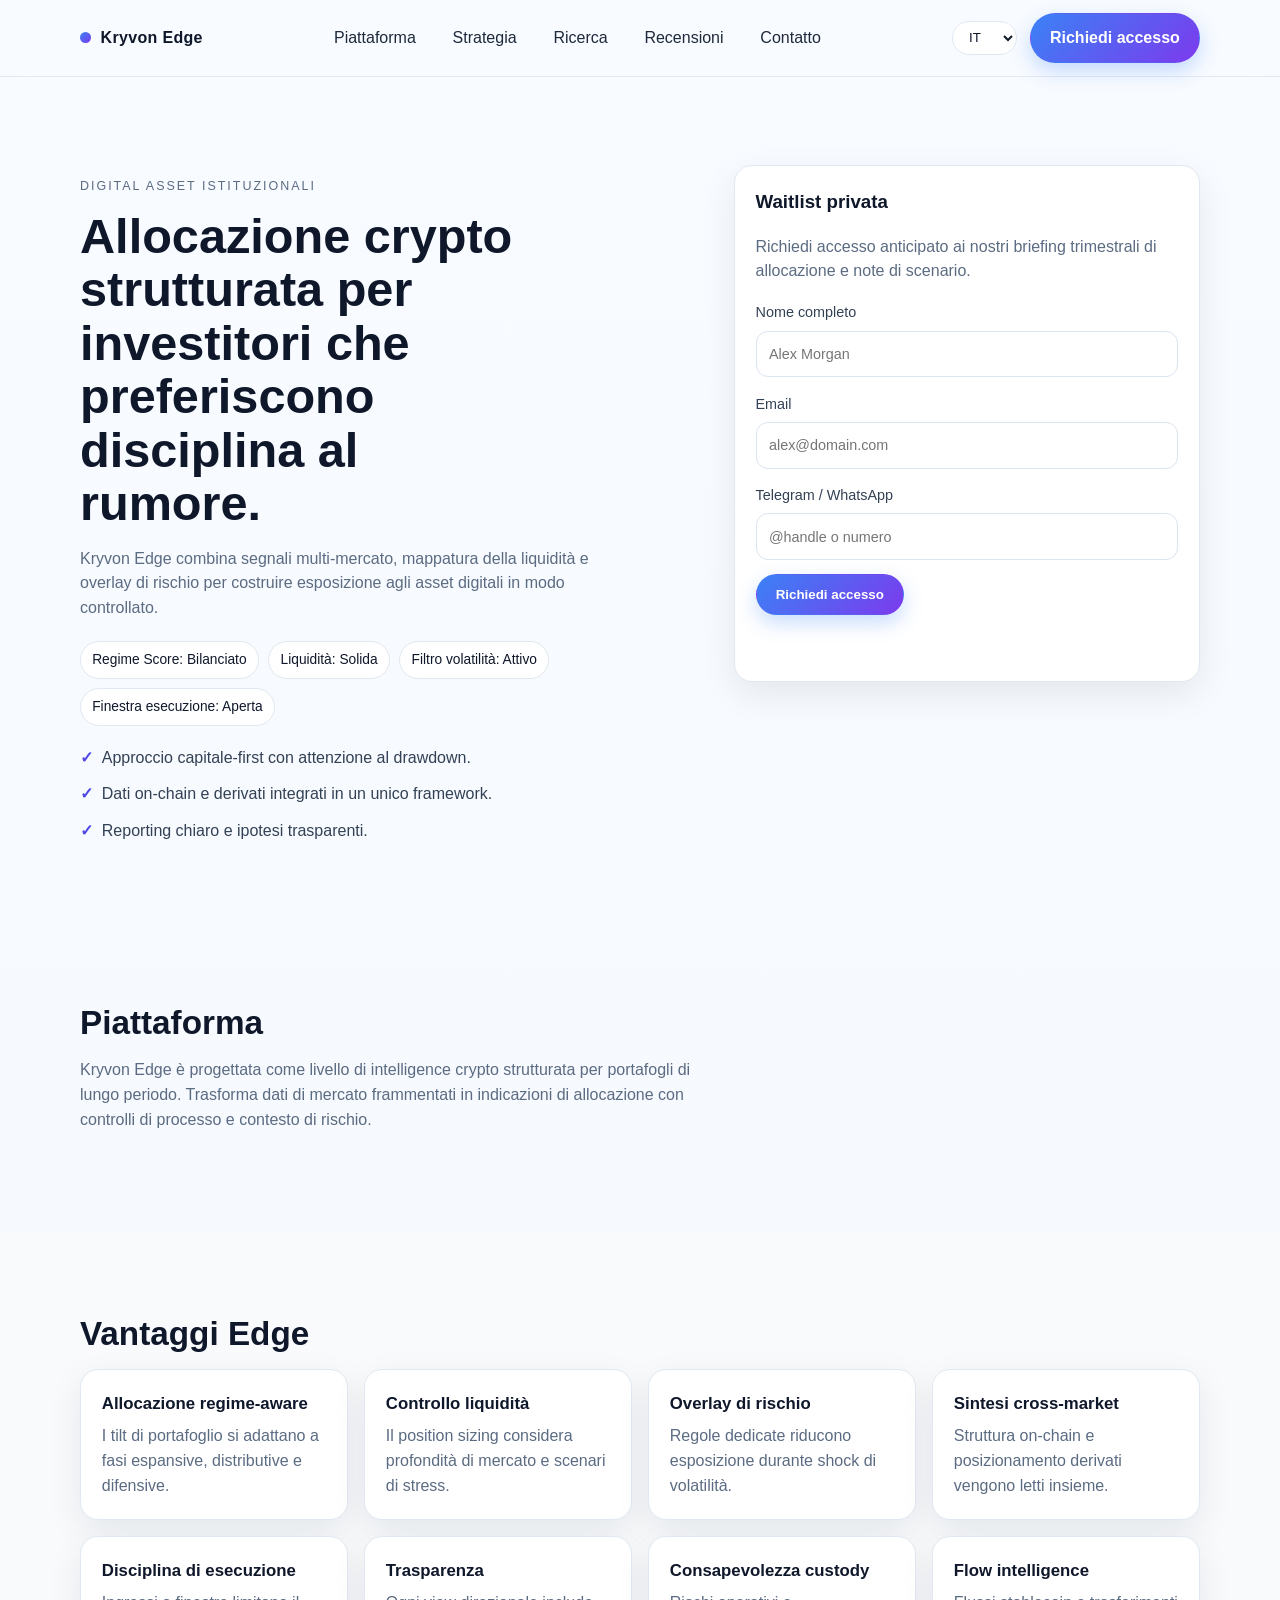
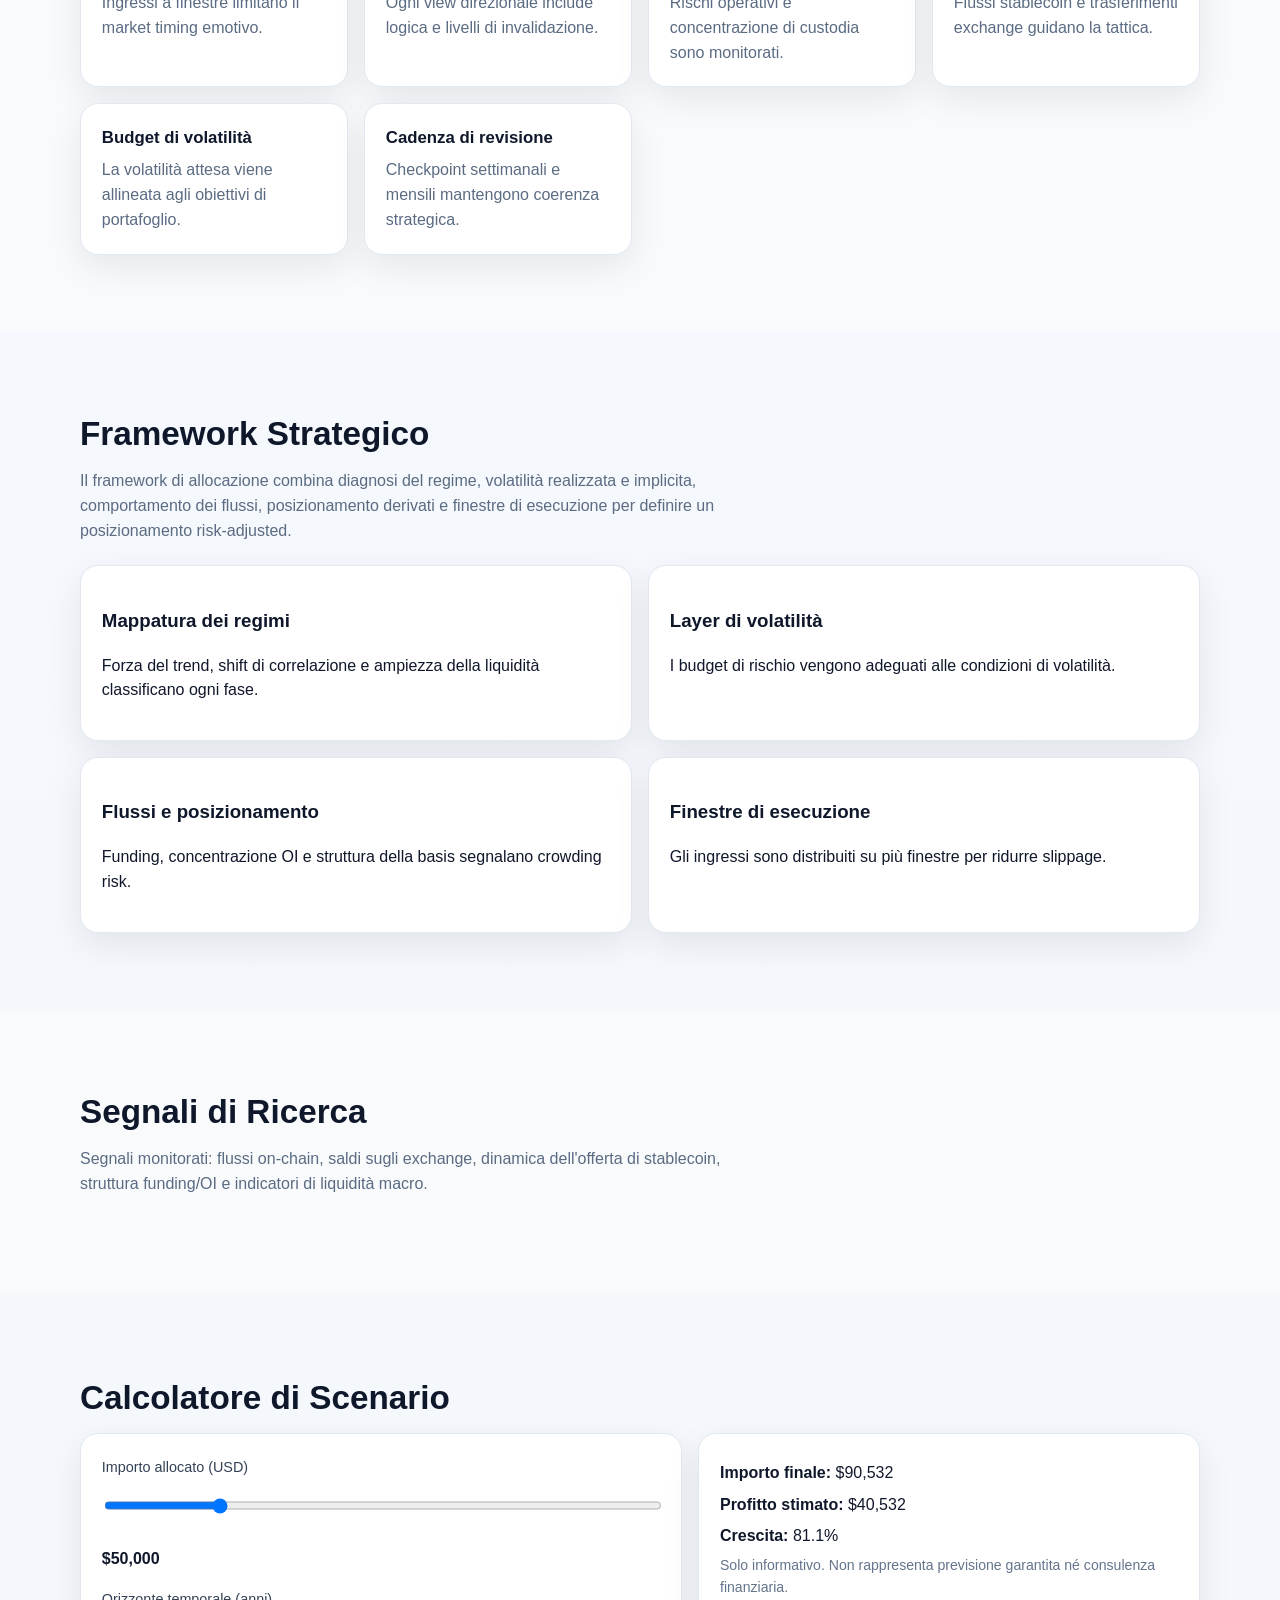
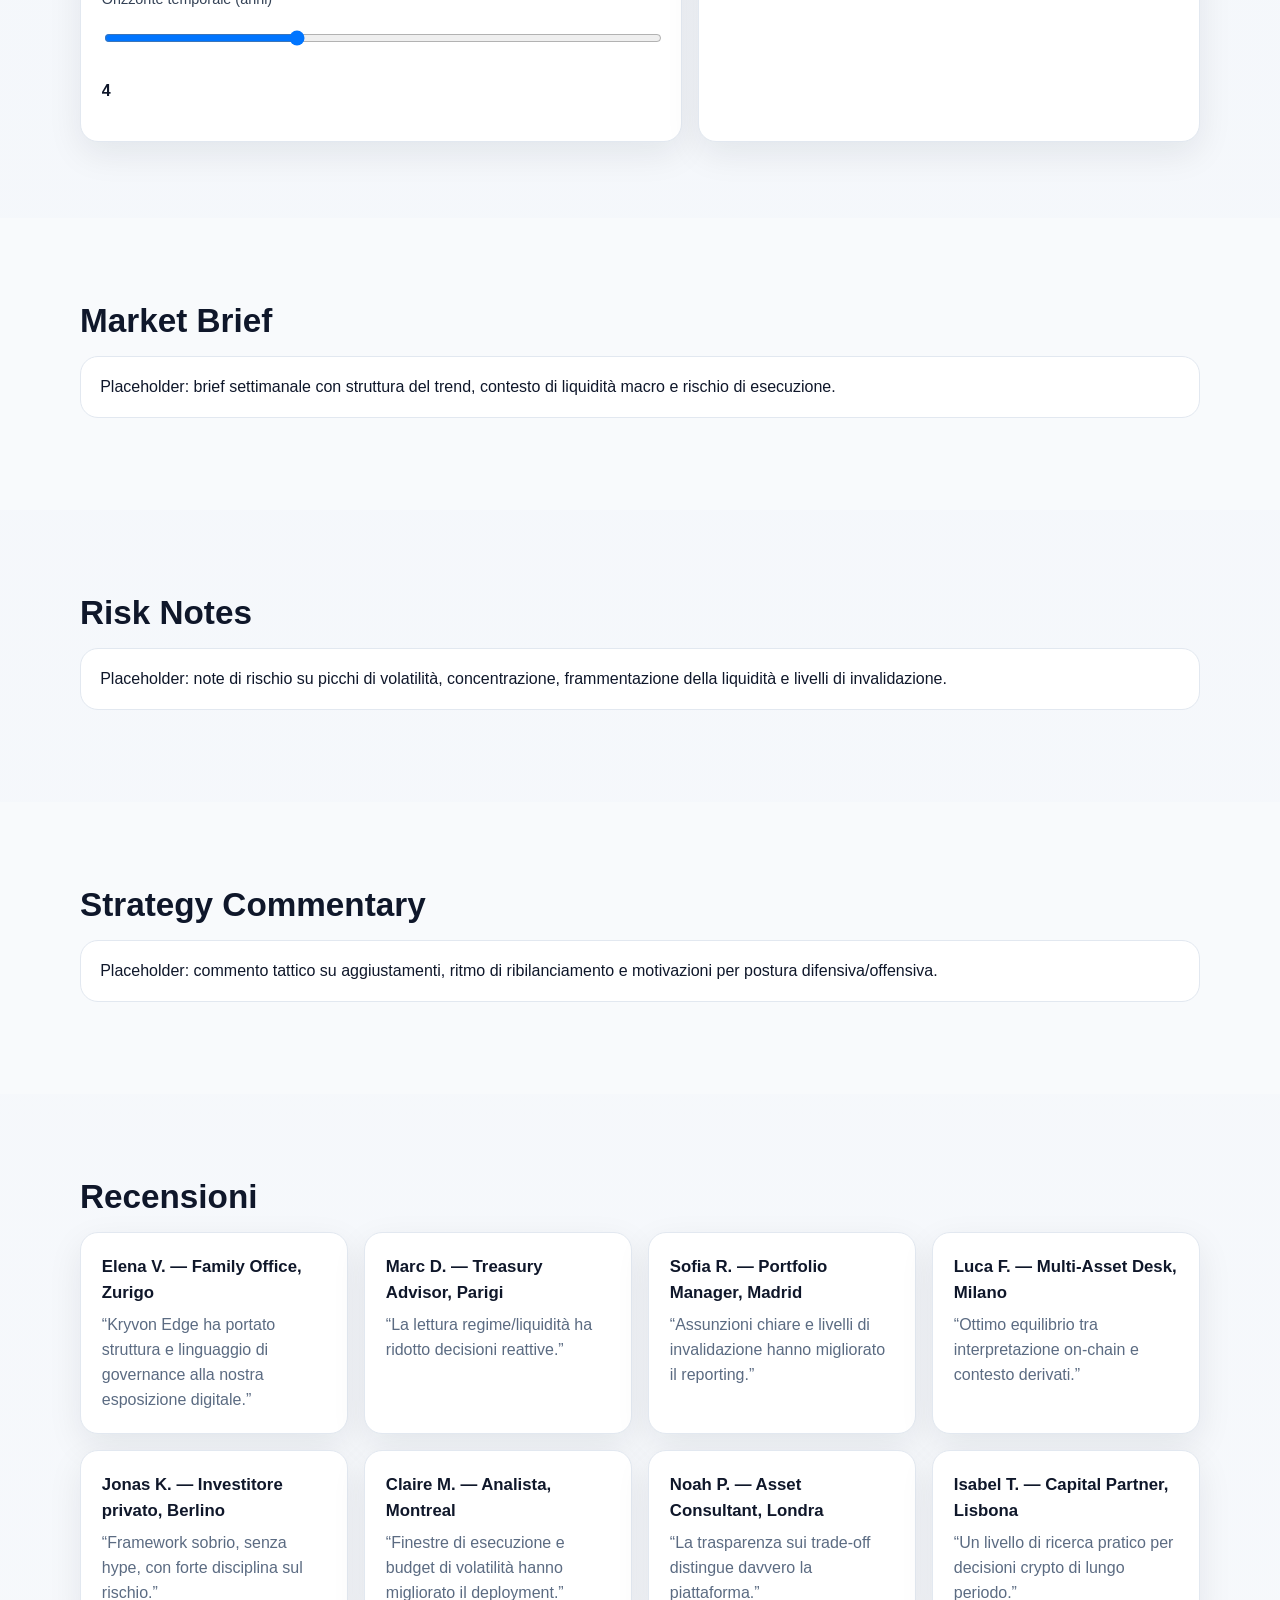
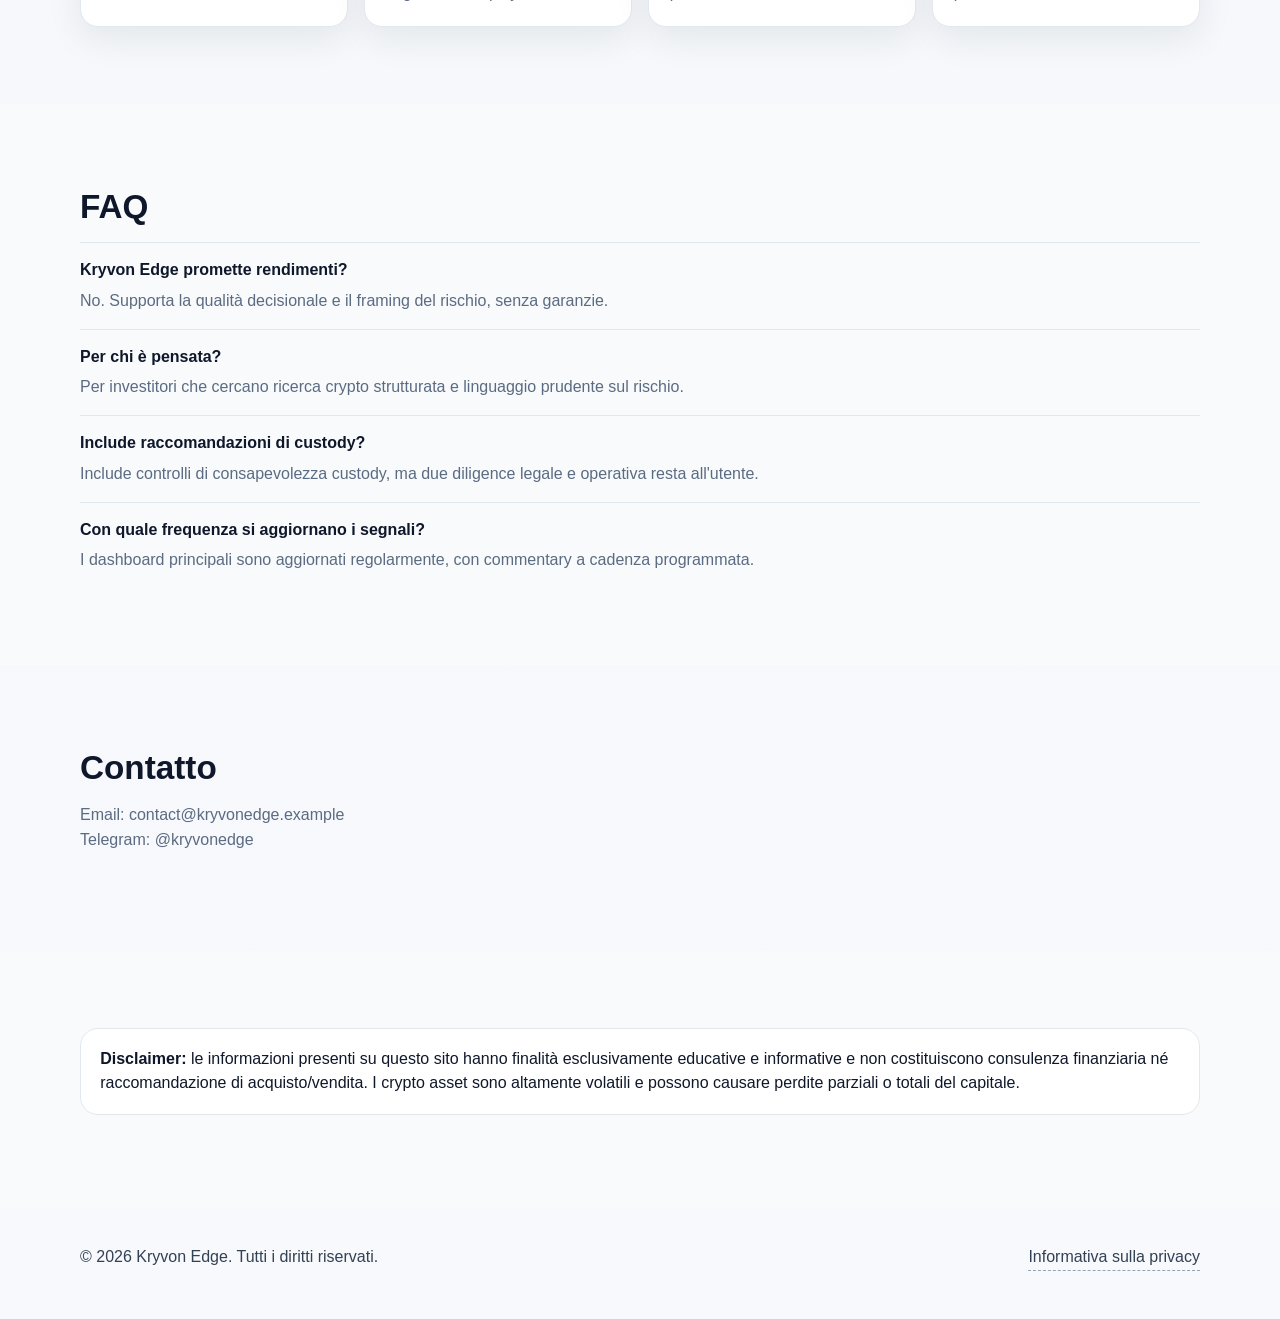
<file: it/index.html>
<!doctype html>
<html lang="it">
<head>
  <meta charset="UTF-8"><meta name="viewport" content="width=device-width, initial-scale=1.0">
  <meta name="description" content="Kryvon Edge è una piattaforma di intelligence crypto strutturata per un'allocazione prudente.">
  <title>Kryvon Edge — Intelligence Crypto Strutturata</title>
  <link rel="icon" type="image/svg+xml" href="../assets/favicon.svg">
  <link rel="stylesheet" href="../assets/styles.css">
  <script defer src="../assets/main.js"></script>
</head>
<body>
<header class="topbar"><div class="container nav"><a class="brand" href="#"><span class="brand-dot"></span>Kryvon Edge</a><nav class="nav-links"><a href="#platform">Piattaforma</a><a href="#strategy">Strategia</a><a href="#research">Ricerca</a><a href="#reviews">Recensioni</a><a href="#contact">Contatto</a></nav><div class="nav-side"><select class="lang-select" onchange="location.href=this.value"><option value="../index.html">EN</option><option value="../de/index.html">DE</option><option value="../fr/index.html">FR</option><option value="../es/index.html">ES</option><option value="../it/index.html" selected>IT</option></select><a class="btn primary" href="#contact">Richiedi accesso</a></div></div></header>
<main>
<section class="hero"><div class="container hero-grid"><div><p class="eyebrow">Digital asset istituzionali</p><h1>Allocazione crypto strutturata per investitori che preferiscono disciplina al rumore.</h1><p>Kryvon Edge combina segnali multi-mercato, mappatura della liquidità e overlay di rischio per costruire esposizione agli asset digitali in modo controllato.</p><div class="signal-strip"><span class="pill">Regime Score: Bilanciato</span><span class="pill">Liquidità: Solida</span><span class="pill">Filtro volatilità: Attivo</span><span class="pill">Finestra esecuzione: Aperta</span></div><ul class="feature-list"><li><span class="feature-icon">✓</span>Approccio capitale-first con attenzione al drawdown.</li><li><span class="feature-icon">✓</span>Dati on-chain e derivati integrati in un unico framework.</li><li><span class="feature-icon">✓</span>Reporting chiaro e ipotesi trasparenti.</li></ul></div><aside class="card waitlist"><h3>Waitlist privata</h3><p>Richiedi accesso anticipato ai nostri briefing trimestrali di allocazione e note di scenario.</p><form data-waitlist-form data-disabled-message="Modulo demo — invio disabilitato"><label>Nome completo<input type="text" required placeholder="Alex Morgan"></label><label>Email<input type="email" required placeholder="alex@domain.com"></label><label>Telegram / WhatsApp<input type="text" required placeholder="@handle o numero"></label><button class="btn primary" type="submit">Richiedi accesso</button><p class="form-note" data-form-note></p></form></aside></div></section>
<section class="section" id="platform"><div class="container"><h2>Piattaforma</h2><p class="lead">Kryvon Edge è progettata come livello di intelligence crypto strutturata per portafogli di lungo periodo. Trasforma dati di mercato frammentati in indicazioni di allocazione con controlli di processo e contesto di rischio.</p></div></section>
<section class="section alt"><div class="container"><h2>Vantaggi Edge</h2><div class="grid-4"><article class="card benefit"><h3>Allocazione regime-aware</h3><p>I tilt di portafoglio si adattano a fasi espansive, distributive e difensive.</p></article><article class="card benefit"><h3>Controllo liquidità</h3><p>Il position sizing considera profondità di mercato e scenari di stress.</p></article><article class="card benefit"><h3>Overlay di rischio</h3><p>Regole dedicate riducono esposizione durante shock di volatilità.</p></article><article class="card benefit"><h3>Sintesi cross-market</h3><p>Struttura on-chain e posizionamento derivati vengono letti insieme.</p></article><article class="card benefit"><h3>Disciplina di esecuzione</h3><p>Ingressi a finestre limitano il market timing emotivo.</p></article><article class="card benefit"><h3>Trasparenza</h3><p>Ogni view direzionale include logica e livelli di invalidazione.</p></article><article class="card benefit"><h3>Consapevolezza custody</h3><p>Rischi operativi e concentrazione di custodia sono monitorati.</p></article><article class="card benefit"><h3>Flow intelligence</h3><p>Flussi stablecoin e trasferimenti exchange guidano la tattica.</p></article><article class="card benefit"><h3>Budget di volatilità</h3><p>La volatilità attesa viene allineata agli obiettivi di portafoglio.</p></article><article class="card benefit"><h3>Cadenza di revisione</h3><p>Checkpoint settimanali e mensili mantengono coerenza strategica.</p></article></div></div></section>
<section class="section" id="strategy"><div class="container"><h2>Framework Strategico</h2><p class="lead">Il framework di allocazione combina diagnosi del regime, volatilità realizzata e implicita, comportamento dei flussi, posizionamento derivati e finestre di esecuzione per definire un posizionamento risk-adjusted.</p><div class="strategy-points"><article class="card"><h3>Mappatura dei regimi</h3><p>Forza del trend, shift di correlazione e ampiezza della liquidità classificano ogni fase.</p></article><article class="card"><h3>Layer di volatilità</h3><p>I budget di rischio vengono adeguati alle condizioni di volatilità.</p></article><article class="card"><h3>Flussi e posizionamento</h3><p>Funding, concentrazione OI e struttura della basis segnalano crowding risk.</p></article><article class="card"><h3>Finestre di esecuzione</h3><p>Gli ingressi sono distribuiti su più finestre per ridurre slippage.</p></article></div></div></section>
<section class="section alt" id="research"><div class="container"><h2>Segnali di Ricerca</h2><p class="lead">Segnali monitorati: flussi on-chain, saldi sugli exchange, dinamica dell'offerta di stablecoin, struttura funding/OI e indicatori di liquidità macro.</p></div></section>
<section class="section"><div class="container"><h2>Calcolatore di Scenario</h2><div class="calculator"><div class="card"><div class="range-wrap"><label for="amount">Importo allocato (USD)</label><input id="amount" type="range" min="5000" max="250000" step="1000" value="50000" data-amount><output data-amount-output></output></div><div class="range-wrap"><label for="years">Orizzonte temporale (anni)</label><input id="years" type="range" min="1" max="10" value="4" data-years><output data-years-output></output></div></div><div class="card calc-results"><p><strong>Importo finale:</strong> <span data-final></span></p><p><strong>Profitto stimato:</strong> <span data-profit></span></p><p><strong>Crescita:</strong> <span data-growth></span></p><p class="disclaimer">Solo informativo. Non rappresenta previsione garantita né consulenza finanziaria.</p></div></div></div></section>
<section class="section alt"><div class="container"><h2>Market Brief</h2><div class="text-block">Placeholder: brief settimanale con struttura del trend, contesto di liquidità macro e rischio di esecuzione.</div></div></section>
<section class="section"><div class="container"><h2>Risk Notes</h2><div class="text-block">Placeholder: note di rischio su picchi di volatilità, concentrazione, frammentazione della liquidità e livelli di invalidazione.</div></div></section>
<section class="section alt"><div class="container"><h2>Strategy Commentary</h2><div class="text-block">Placeholder: commento tattico su aggiustamenti, ritmo di ribilanciamento e motivazioni per postura difensiva/offensiva.</div></div></section>
<section class="section" id="reviews"><div class="container"><h2>Recensioni</h2><div class="grid-4"><article class="card review"><h3>Elena V. — Family Office, Zurigo</h3><p>“Kryvon Edge ha portato struttura e linguaggio di governance alla nostra esposizione digitale.”</p></article><article class="card review"><h3>Marc D. — Treasury Advisor, Parigi</h3><p>“La lettura regime/liquidità ha ridotto decisioni reattive.”</p></article><article class="card review"><h3>Sofia R. — Portfolio Manager, Madrid</h3><p>“Assunzioni chiare e livelli di invalidazione hanno migliorato il reporting.”</p></article><article class="card review"><h3>Luca F. — Multi-Asset Desk, Milano</h3><p>“Ottimo equilibrio tra interpretazione on-chain e contesto derivati.”</p></article><article class="card review"><h3>Jonas K. — Investitore privato, Berlino</h3><p>“Framework sobrio, senza hype, con forte disciplina sul rischio.”</p></article><article class="card review"><h3>Claire M. — Analista, Montreal</h3><p>“Finestre di esecuzione e budget di volatilità hanno migliorato il deployment.”</p></article><article class="card review"><h3>Noah P. — Asset Consultant, Londra</h3><p>“La trasparenza sui trade-off distingue davvero la piattaforma.”</p></article><article class="card review"><h3>Isabel T. — Capital Partner, Lisbona</h3><p>“Un livello di ricerca pratico per decisioni crypto di lungo periodo.”</p></article></div></div></section>
<section class="section alt"><div class="container"><h2>FAQ</h2><div class="faq-item"><h3>Kryvon Edge promette rendimenti?</h3><p>No. Supporta la qualità decisionale e il framing del rischio, senza garanzie.</p></div><div class="faq-item"><h3>Per chi è pensata?</h3><p>Per investitori che cercano ricerca crypto strutturata e linguaggio prudente sul rischio.</p></div><div class="faq-item"><h3>Include raccomandazioni di custody?</h3><p>Include controlli di consapevolezza custody, ma due diligence legale e operativa resta all'utente.</p></div><div class="faq-item"><h3>Con quale frequenza si aggiornano i segnali?</h3><p>I dashboard principali sono aggiornati regolarmente, con commentary a cadenza programmata.</p></div></div></section>
<section class="section" id="contact"><div class="container"><h2>Contatto</h2><p class="lead">Email: contact@kryvonedge.example<br>Telegram: @kryvonedge</p></div></section>
<section class="section alt"><div class="container text-block"><strong>Disclaimer:</strong> le informazioni presenti su questo sito hanno finalità esclusivamente educative e informative e non costituiscono consulenza finanziaria né raccomandazione di acquisto/vendita. I crypto asset sono altamente volatili e possono causare perdite parziali o totali del capitale.</div></section>
</main>
<footer><div class="container footer-row"><span>© 2026 Kryvon Edge. Tutti i diritti riservati.</span><a href="#" class="footer-link" data-open-policy>Informativa sulla privacy</a></div></footer>
<div class="modal" data-policy-modal><div class="modal-box"><button class="modal-close" data-close-policy>Chiudi</button><h2>Informativa sulla privacy</h2><p>Kryvon Edge raccoglie solo i dati minimi di contatto inseriti nel modulo demo della waitlist. I dati sono trattati per comunicazioni, conservati in modo sicuro e mai venduti a terzi. Gli utenti possono richiedere accesso, rettifica o cancellazione tramite l'indirizzo di supporto. Utilizzando questo sito, riconosci che i contenuti analitici sono informativi e che le decisioni di investimento restano sotto la tua responsabilità.</p></div></div>
</body>
</html>
</file>
<file: assets/styles.css>
:root {
  --bg: linear-gradient(180deg, #f8fbff 0%, #f4f7fb 42%, #f7f9fc 100%);
  --surface: #ffffff;
  --surface-alt: #f8fafc;
  --text: #0f172a;
  --muted: #5b6b82;
  --border: #e2e8f0;
  --accent-a: #3b82f6;
  --accent-b: #7c3aed;
  --shadow: 0 12px 35px rgba(15, 23, 42, 0.08);
  --radius: 18px;
}

* { box-sizing: border-box; }
html { scroll-behavior: smooth; }
body {
  margin: 0;
  font-family: Inter, -apple-system, BlinkMacSystemFont, "Segoe UI", Roboto, sans-serif;
  color: var(--text);
  line-height: 1.55;
  background: var(--bg);
}

a { color: inherit; text-decoration: none; }
img { max-width: 100%; }

.container {
  width: min(1120px, calc(100% - 2.4rem));
  margin: 0 auto;
}

.section { padding: 4.8rem 0; }
.section.alt { background: var(--surface-alt); }

.topbar {
  position: sticky;
  top: 0;
  z-index: 20;
  backdrop-filter: blur(12px);
  background: rgba(248, 251, 255, 0.88);
  border-bottom: 1px solid rgba(226, 232, 240, 0.9);
}
.nav {
  min-height: 76px;
  display: flex;
  justify-content: space-between;
  align-items: center;
  gap: 1rem;
}
.brand {
  display: inline-flex;
  align-items: center;
  gap: 0.6rem;
  font-weight: 700;
  letter-spacing: 0.02em;
}
.brand-dot {
  width: 11px;
  height: 11px;
  border-radius: 999px;
  background: linear-gradient(135deg, var(--accent-a), var(--accent-b));
}
.nav-links {
  display: flex;
  gap: 1rem;
  flex-wrap: wrap;
  color: #1e293b;
}
.nav-links a {
  padding: 0.45rem 0.65rem;
  border-radius: 10px;
}
.nav-links a:hover { background: #eef2ff; }
.nav-side {
  display: flex;
  align-items: center;
  gap: 0.8rem;
}

.lang-select {
  border: 1px solid var(--border);
  border-radius: 999px;
  padding: 0.45rem 0.75rem;
  background: #fff;
  color: var(--text);
}

.btn {
  display: inline-flex;
  align-items: center;
  justify-content: center;
  border-radius: 999px;
  padding: 0.72rem 1.2rem;
  font-weight: 600;
  border: 1px solid transparent;
}
.btn.primary {
  color: #fff;
  background: linear-gradient(135deg, var(--accent-a), var(--accent-b));
  box-shadow: 0 8px 20px rgba(59, 130, 246, 0.28);
}
.btn.secondary {
  border-color: var(--border);
  color: #1e293b;
  background: #fff;
}

.hero {
  padding: 5.5rem 0 4.8rem;
}
.hero-grid {
  display: grid;
  grid-template-columns: 1.2fr 0.9fr;
  gap: 2rem;
  align-items: start;
}
.eyebrow {
  text-transform: uppercase;
  letter-spacing: 0.16em;
  font-size: 0.78rem;
  color: #64748b;
  margin-bottom: 0.8rem;
}
.hero h1 {
  font-size: clamp(2rem, 3.8vw, 3.4rem);
  line-height: 1.1;
  margin: 0;
  max-width: 16ch;
}
.hero p {
  color: var(--muted);
  max-width: 58ch;
}
.signal-strip {
  margin: 1.25rem 0;
  display: flex;
  gap: 0.6rem;
  flex-wrap: wrap;
}
.pill {
  font-size: 0.86rem;
  border-radius: 999px;
  padding: 0.45rem 0.7rem;
  border: 1px solid var(--border);
  background: #fff;
}
.feature-list {
  list-style: none;
  padding: 0;
  margin: 1rem 0 0;
  display: grid;
  gap: 0.72rem;
}
.feature-list li {
  display: flex;
  align-items: flex-start;
  gap: 0.55rem;
  color: #334155;
}
.feature-icon {
  color: #4f46e5;
  font-weight: 700;
}

.card {
  background: var(--surface);
  border: 1px solid var(--border);
  box-shadow: var(--shadow);
  border-radius: var(--radius);
  padding: 1.3rem;
}
.waitlist h3 { margin-top: 0; }
label { font-size: 0.9rem; color: #334155; }
input, textarea {
  width: 100%;
  margin-top: 0.35rem;
  margin-bottom: 0.9rem;
  border: 1px solid #dbe4ef;
  border-radius: 12px;
  padding: 0.7rem 0.78rem;
  font: inherit;
}
input:focus, textarea:focus {
  outline: none;
  border-color: #93c5fd;
  box-shadow: 0 0 0 3px rgba(147, 197, 253, 0.22);
}
.form-note {
  min-height: 1.2em;
  color: #4f46e5;
  font-size: 0.9rem;
}

.section h2 {
  font-size: clamp(1.6rem, 2.6vw, 2.2rem);
  margin: 0 0 0.6rem;
}
.lead {
  max-width: 72ch;
  color: var(--muted);
  margin: 0 0 1.35rem;
}

.grid-3, .grid-4 {
  display: grid;
  gap: 1rem;
}
.grid-3 { grid-template-columns: repeat(3, minmax(0, 1fr)); }
.grid-4 { grid-template-columns: repeat(4, minmax(0, 1fr)); }

.benefit h3, .review h3 { margin: 0 0 0.45rem; font-size: 1.05rem; }
.benefit p, .review p { margin: 0; color: var(--muted); }

.strategy-points {
  display: grid;
  grid-template-columns: repeat(2, minmax(0, 1fr));
  gap: 1rem;
}

.calculator {
  display: grid;
  grid-template-columns: 1.2fr 1fr;
  gap: 1rem;
}
.range-wrap { margin-bottom: 1rem; }
.range-wrap output {
  display: block;
  font-weight: 600;
  margin-top: 0.4rem;
}
.calc-results p { margin: 0.4rem 0; }
.disclaimer {
  color: #64748b;
  font-size: 0.88rem;
  margin-top: 0.8rem;
}

.text-block {
  background: #fff;
  border: 1px solid var(--border);
  border-radius: var(--radius);
  padding: 1.1rem 1.2rem;
  margin-bottom: 0.95rem;
}

.faq-item {
  border-top: 1px solid var(--border);
  padding: 0.95rem 0;
}
.faq-item h3 { margin: 0 0 0.35rem; font-size: 1rem; }
.faq-item p { margin: 0; color: var(--muted); }

footer {
  padding: 2.4rem 0 3rem;
}
.footer-row {
  display: flex;
  justify-content: space-between;
  flex-wrap: wrap;
  gap: 1rem;
  color: #334155;
}
.footer-link {
  border-bottom: 1px dashed #94a3b8;
}

.modal {
  position: fixed;
  inset: 0;
  background: rgba(15, 23, 42, 0.45);
  display: none;
  align-items: center;
  justify-content: center;
  padding: 1rem;
  z-index: 100;
}
.modal.show { display: flex; }
.modal-box {
  width: min(760px, 100%);
  max-height: 86vh;
  overflow-y: auto;
  background: #fff;
  border-radius: 16px;
  border: 1px solid var(--border);
  padding: 1.2rem;
}
.modal-close {
  float: right;
  border: 0;
  background: #e2e8f0;
  border-radius: 10px;
  cursor: pointer;
  padding: 0.35rem 0.6rem;
}

@media (max-width: 980px) {
  .hero-grid,
  .grid-4,
  .grid-3,
  .strategy-points,
  .calculator {
    grid-template-columns: 1fr 1fr;
  }
}

@media (max-width: 740px) {
  .nav { flex-wrap: wrap; padding: 0.7rem 0; }
  .hero-grid,
  .grid-4,
  .grid-3,
  .strategy-points,
  .calculator {
    grid-template-columns: 1fr;
  }
  .hero { padding-top: 4rem; }
}
</file>
